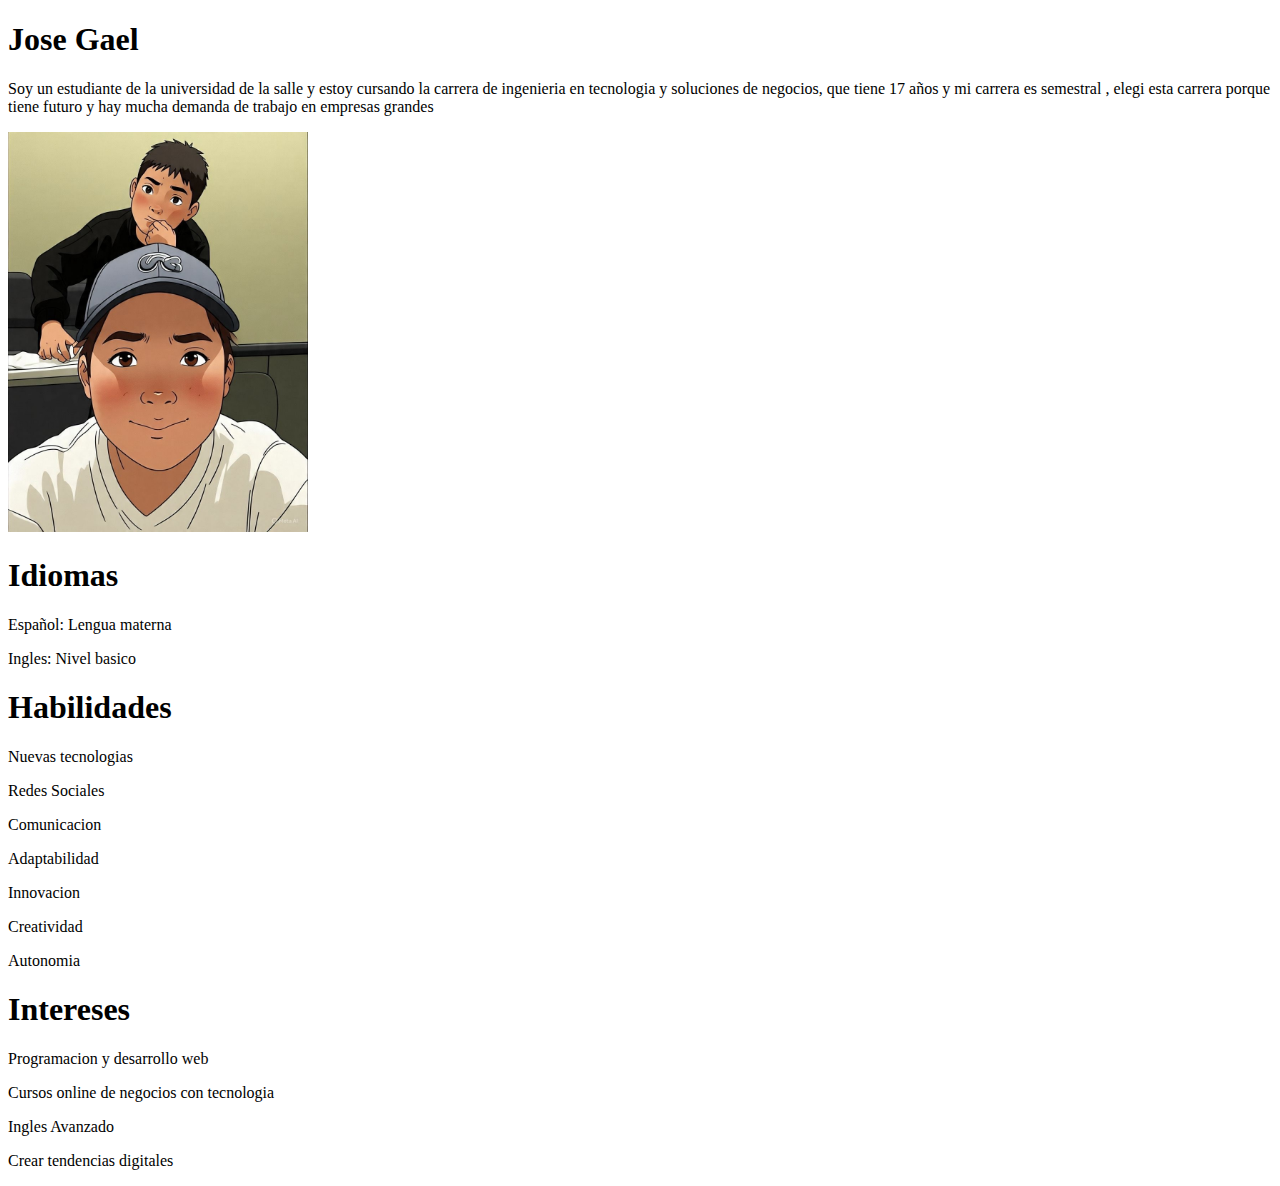
<file: practica 1/index.html>
<!DOCTYPE html>
<html lang="es">
<head>
    <meta charset="UTF-8">
    <meta name="viewport" content="width=device-width, initial-scale=1.0">
    <title>Curriculum</title>
</head>
<body>
    <!--Este es un comentario-->
    <h1>Jose Gael</h1>
    <p>Soy un estudiante de la universidad de la salle y estoy cursando la carrera de ingenieria en tecnologia y soluciones de negocios, que tiene 17 años y mi carrera es semestral , elegi esta carrera porque tiene futuro y hay mucha demanda de trabajo en empresas grandes </p>
    <img width="300px"  src="practica imagen.jpg" alt="Jose Gael">
<h1>Idiomas</h1>
<p>Español: Lengua materna</p>
<p>Ingles: Nivel basico</p>
<h1>Habilidades</h1>
<p>Nuevas tecnologias</p>
<p>Redes Sociales</p>
<p>Comunicacion</p>
<p>Adaptabilidad</p>
<p>Innovacion</p>
<p>Creatividad</p>
<p>Autonomia</p>
<h1>Intereses</h1>
<p>Programacion y desarrollo web</p>
<p>Cursos online de negocios con tecnologia</p>
<p>Ingles Avanzado</p>
<p>Crear tendencias digitales</p>
</body>
</html>
</file>
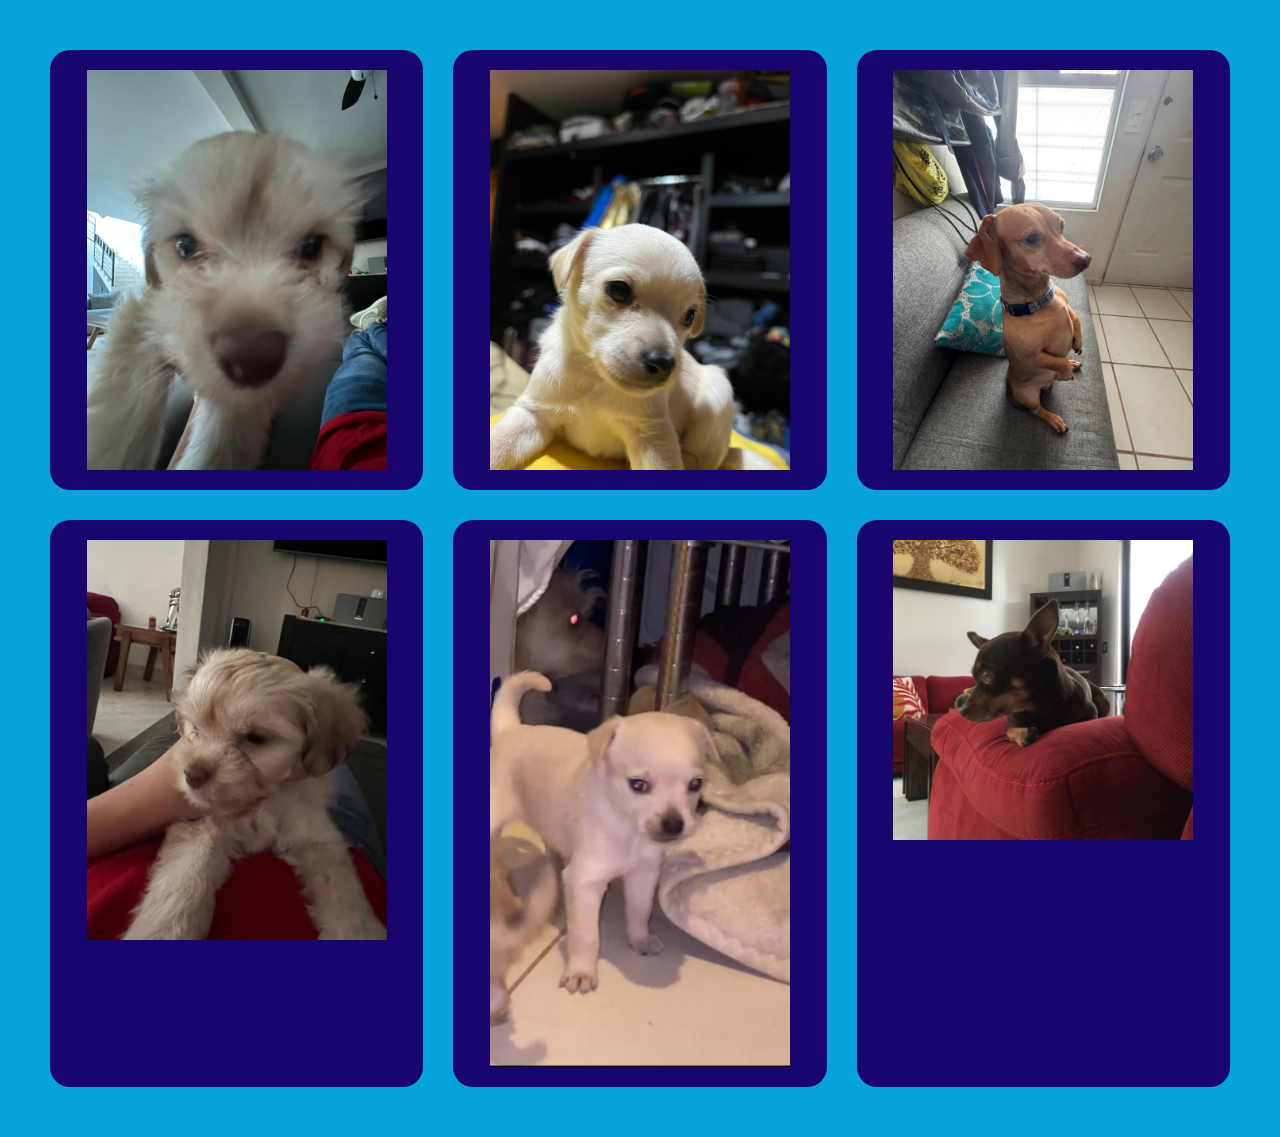
<file: practica 10/index.html>
<!DOCTYPE html>
<html lang="en">
<head>
    <meta charset="UTF-8">
    <meta name="viewport" content="width=device-width, initial-scale=1.0">
    <title>Practica 10</title>
    <link rel="stylesheet" href="css/estilos.css">
    <style>
        .item img {
            max-width: 300px;
            width: 100%;
            height: auto;
            display: block;
            margin: 0 auto;
        }
    </style>
</head>
<body>
    <div class="container">
        <div class="item" id="item1">
            <img src="img/1.jpeg" alt="foto1">
        </div>
        <div class="item" id="item2">
            <img src="img/2.jpeg" alt="foto2">
        </div>
        <div class="item" id="item3">
            <img src="img/3.jpeg" alt="foto3">
        </div>
        <div class="item" id="item4">
            <img src="img/4.jpeg" alt="foto4">
        </div>
        <div class="item" id="item5">
            <img src="img/5.jpeg" alt="foto5">
        </div>
        <div class="item" id="item6">
            <img src="img/6.jpeg" alt="foto6">
        </div>
    </div>
</body>
</html>
</file>
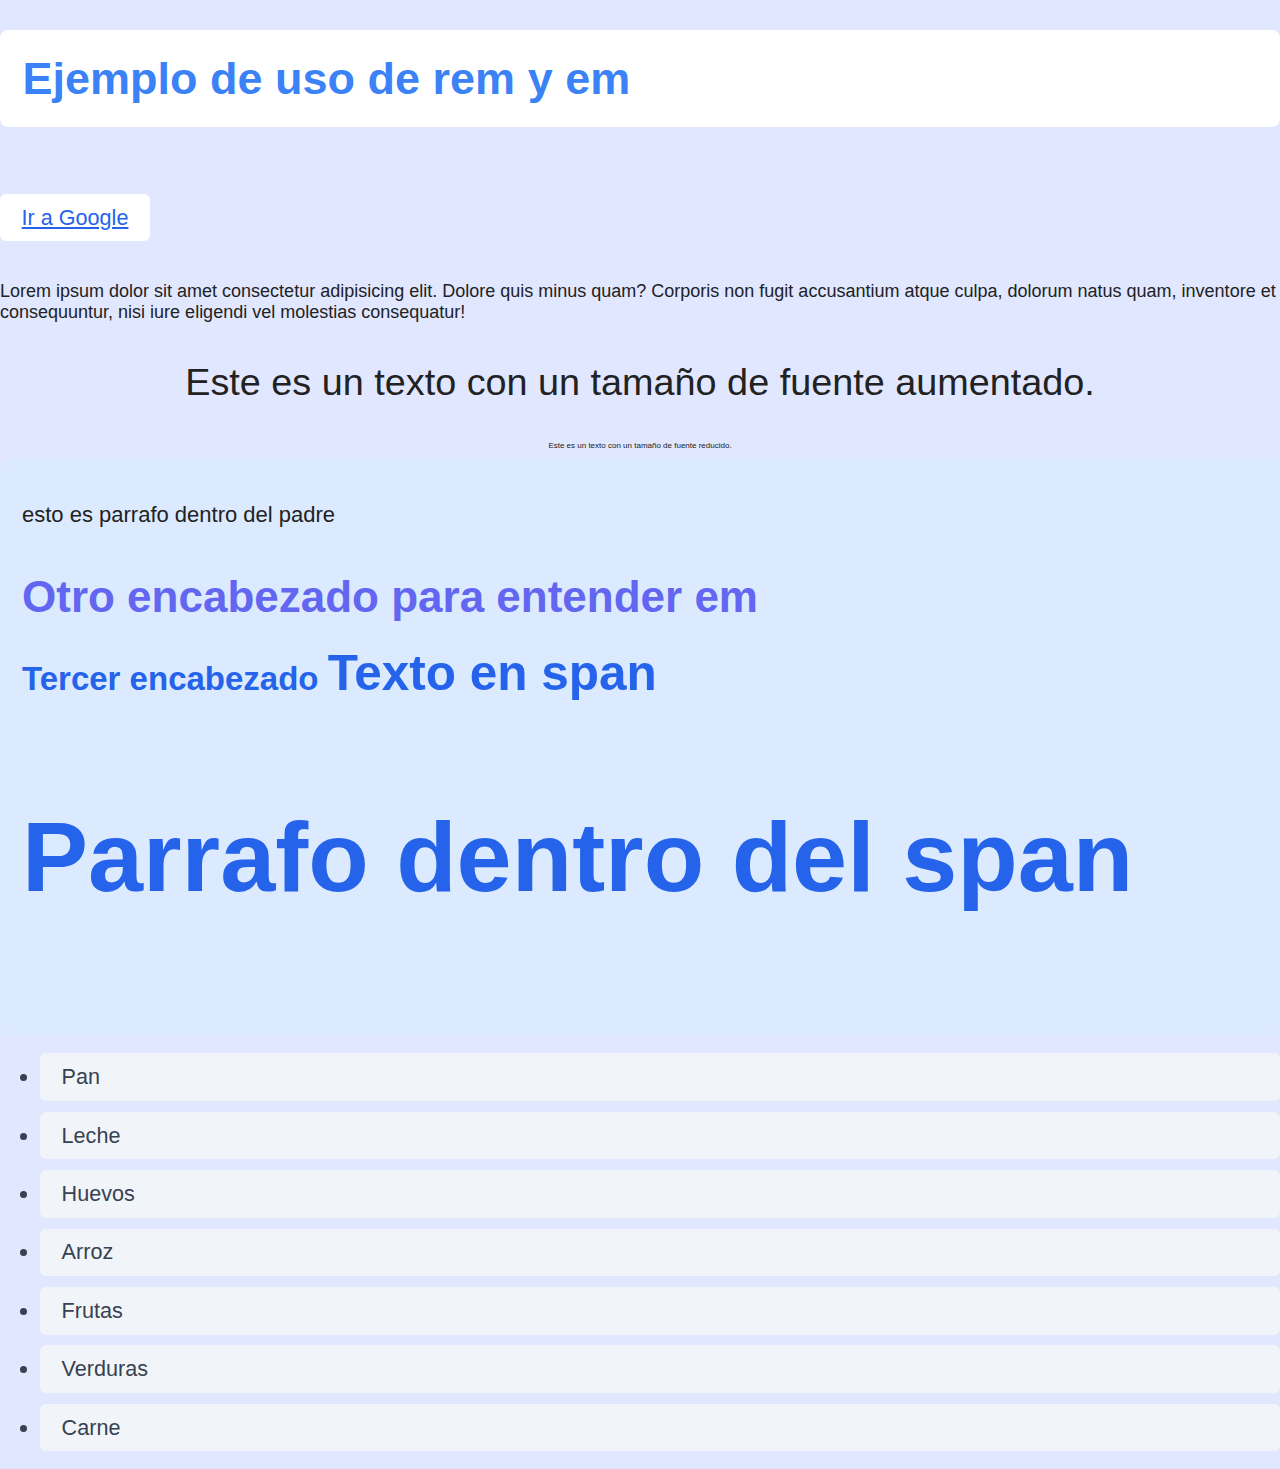
<file: practica 12/index.html>
<!DOCTYPE html>
<html lang="es">
<head>
    <meta charset="UTF-8">
    <meta name="viewport" content="width=device-width, initial-scale=1.0">
    <title>Practica 12</title>
    <link rel="stylesheet" href="estilos.css">
</head>
<body>
    <h1>Ejemplo de uso de rem y em</h1> 
    <a href="https://google.com">Ir a Google</a>
    <p>Lorem ipsum dolor sit amet consectetur adipisicing elit. Dolore quis minus quam? Corporis non fugit accusantium atque culpa, dolorum natus quam, inventore et consequuntur, nisi iure eligendi vel molestias consequatur!</p>
    <p style="font-size: 10mm; text-align: center;">Este es un texto con un tamaño de fuente aumentado.</p>
    <p style="font-size: 0.5rem; text-align: center;">Este es un texto con un tamaño de fuente reducido.</p>

    <div id="padre">
        <p>esto es parrafo dentro del padre</p>
        <h2>Otro encabezado para entender em</h2>
        <h3>Tercer encabezado
            <span style= "font-size: 1.5em;">Texto en span 
                <p style="font-size: 2em;">Parrafo dentro del span</p>
            </span>
        </h3>
    </div>

    <ul>
        <li>Pan</li>
        <li>Leche</li>
        <li>Huevos</li>
        <li>Arroz</li>
        <li>Frutas</li>
        <li>Verduras</li>
        <li>Carne</li>

    </ul>

</body>
</html>
</file>
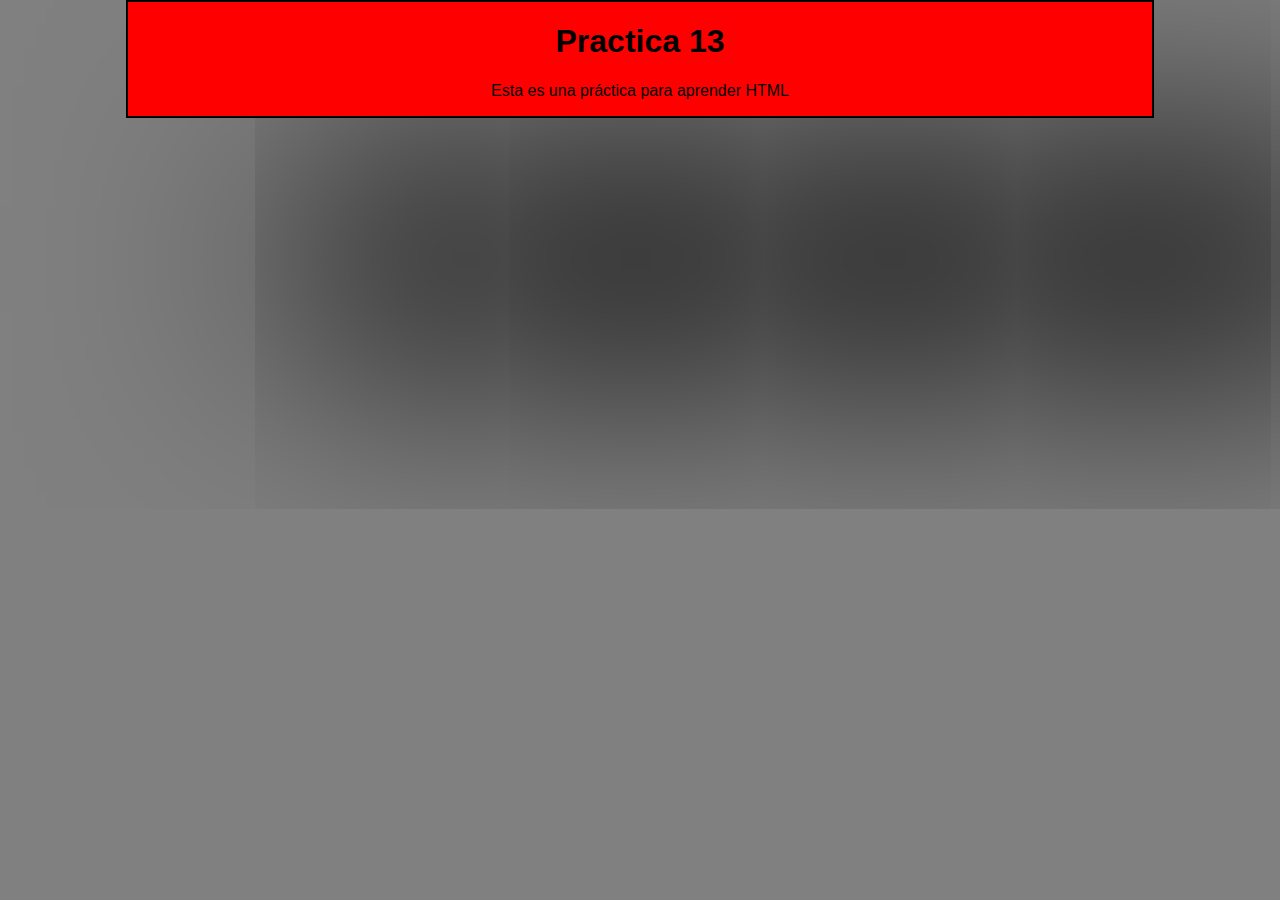
<file: practica 13/index.html>
<!DOCTYPE html>
<html lang="es">
<head>
    <meta charset="UTF-8">
    <meta name="viewport" content="width=device-width, initial-scale=1.0">
    <title>Practica 13</title>

    <link rel="preconnect" href="https://fonts.googleapis.com">
    <link rel="preconnect" href="https://fonts.gstatic.com" crossorigin>
    <link href="https://fonts.googleapis.com/css2?family=Bitcount+Grid+Double:wght@100..900&family=Bitcount+Prop+Single+Ink:wght@100..900&family=Story+Script&display=swap" rel="stylesheet">
    <link rel="stylesheet" href="estilos.css">
</head>
<body>
    <div id="encabezado">
    <h1>Practica 13</h1>
    <p>Esta es una práctica para aprender HTML</p>
    </div>
</body>
</html>
</file>
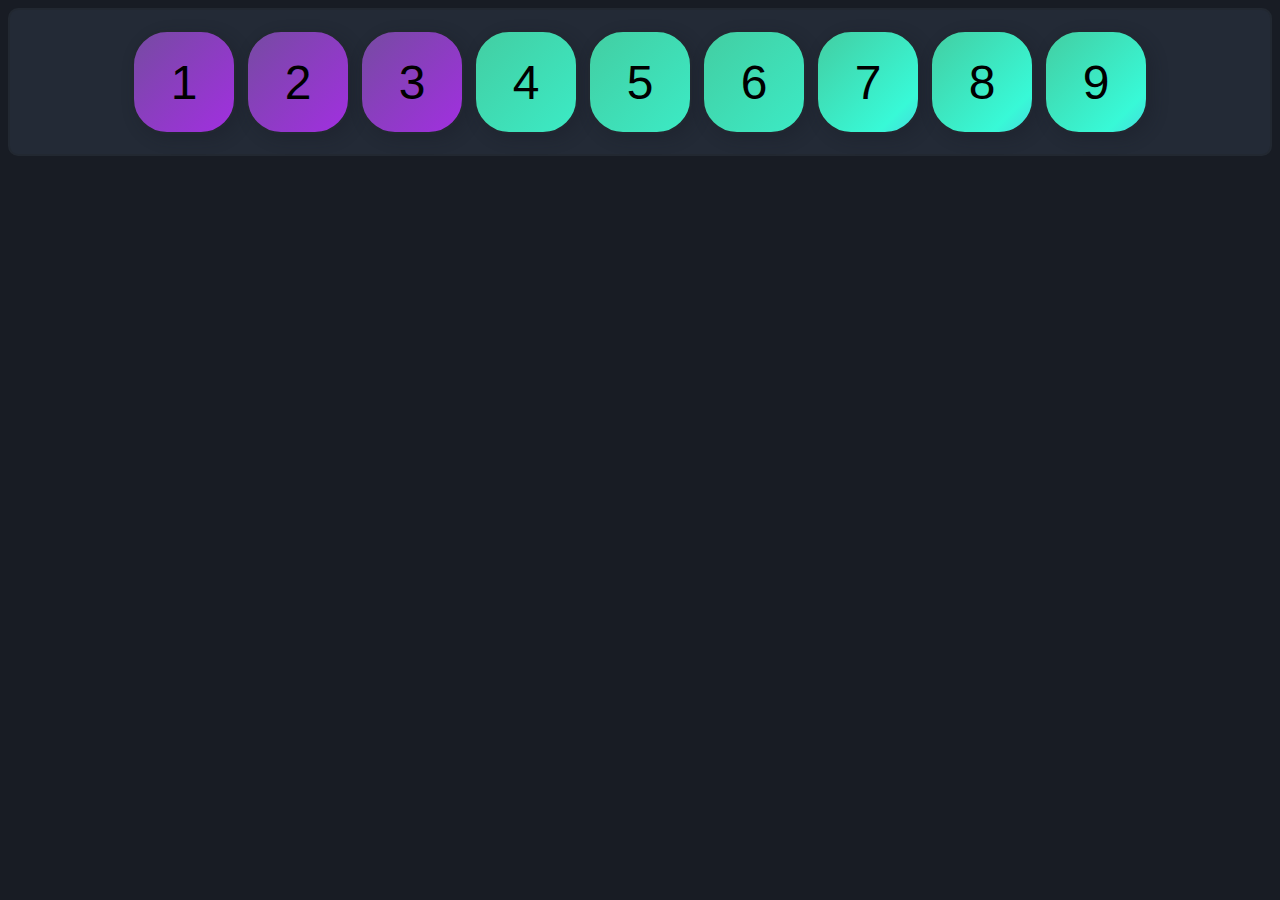
<file: practica 14/index.html>
<!DOCTYPE html>
<html lang="es">
<head>
    <meta charset="UTF-8">
    <meta name="viewport" content="width=device-width, initial-scale=1.0">
    <title>Practica 14</title>
<link rel="stylesheet" href="estilos.css">
</head>
<body>
    <div id="container">
        <div class="cuadro morado">1</div>
        <div class="cuadro morado">2</div>
        <div class="cuadro morado">3</div>
        <div class="cuadro rosa">4</div>
        <div class="cuadro rosa">5</div>
        <div class="cuadro rosa">6</div>
        <div class="cuadro azul">7</div>
        <div class="cuadro azul">8</div>
        <div class="cuadro azul">9</div>
    </div>
</body>
</html>
</file>
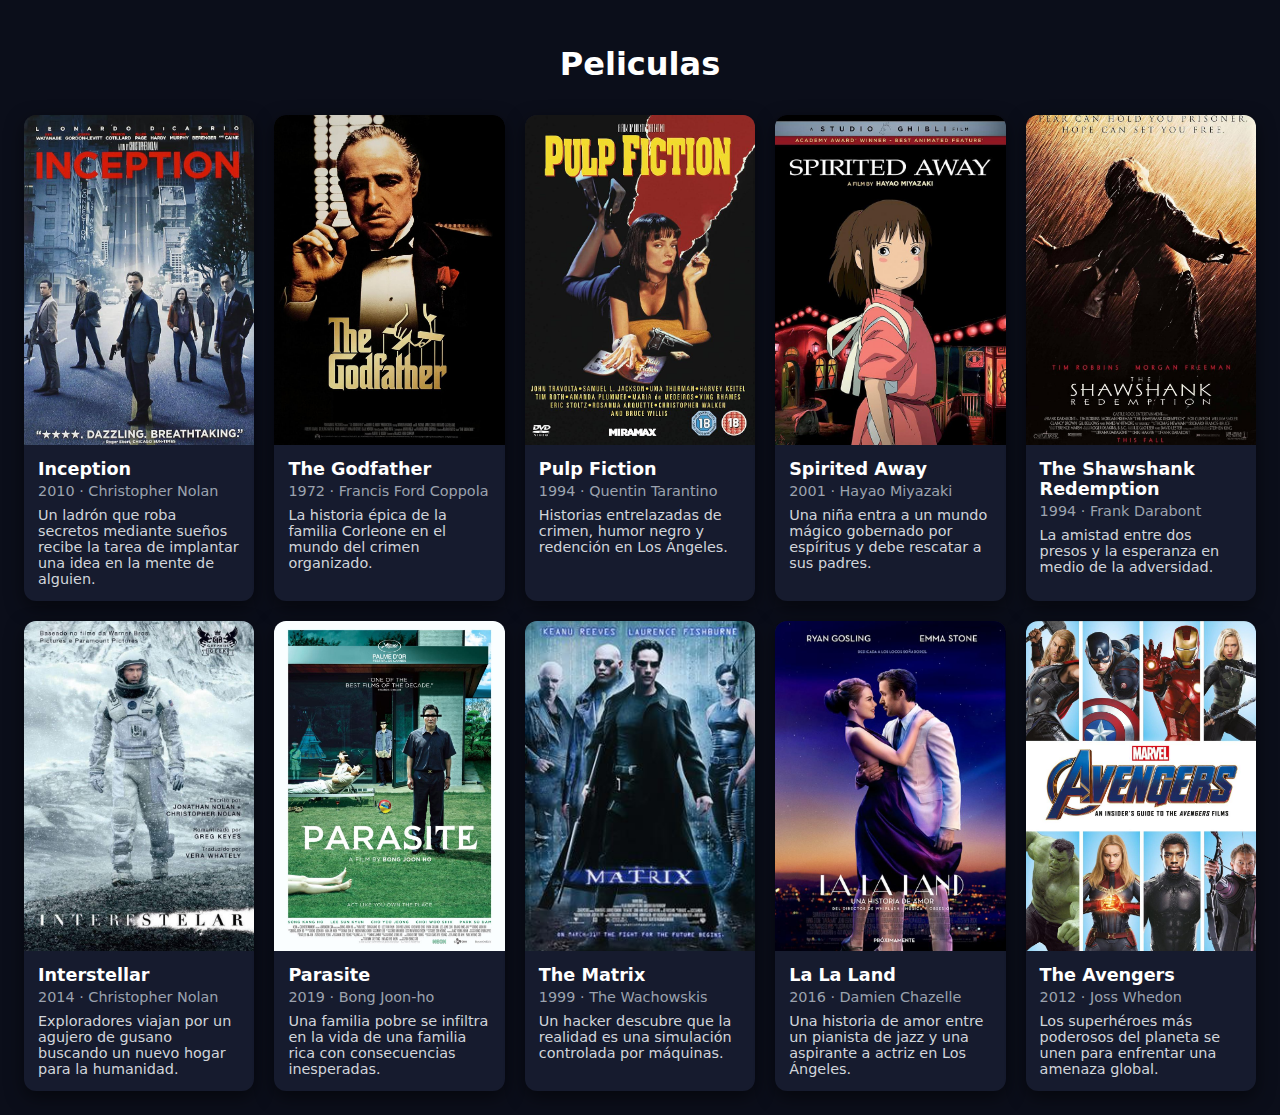
<file: practica 16/index.html>
<!doctype html>
<html lang="es">
<head>
  <meta charset="utf-8">
  <meta name="viewport" content="width=device-width, initial-scale=1">
  <title>Catálogo de Películas</title>
  <style>
    body {
      font-family: system-ui, sans-serif;
      background: #0b0e1a;
      color: #fff;
      margin: 0;
      padding: 24px;
    }
    h1 { text-align: center; margin-bottom: 32px; }
    .grid {
      display: grid;
      grid-template-columns: repeat(auto-fit, minmax(220px, 1fr));
      gap: 20px;
    }
    .card {
      background: #161b2e;
      border-radius: 12px;
      overflow: hidden;
      box-shadow: 0 6px 18px rgba(0,0,0,0.5);
      transition: transform 0.2s;
    }
    .card:hover { transform: scale(1.03); }
    .card img {
      width: 100%;
      height: 330px;
      object-fit: cover;
      display: block;
    }
    .info {
      padding: 14px;
    }
    .title {
      font-weight: bold;
      font-size: 1.1rem;
      margin-bottom: 4px;
    }
    .year { color: #9ca3af; font-size: 0.9rem; }
    .desc { color: #d1d5db; font-size: 0.9rem; margin-top: 8px; }
  </style>
</head>
<body>
  <h1>Peliculas</h1>
  <div class="grid">

    <div class="card">
      <img src="peliculas/1 (2).jpeg" alt="">
      <div class="info">
        <div class="title">Inception</div>
        <div class="year">2010 · Christopher Nolan</div>
        <div class="desc">Un ladrón que roba secretos mediante sueños recibe la tarea de implantar una idea en la mente de alguien.</div>
      </div>
    </div>

    <div class="card">
      <img src="peliculas/2 (2).jpeg" alt=""> 
      <div class="info">
        <div class="title">The Godfather</div>
        <div class="year">1972 · Francis Ford Coppola</div>
        <div class="desc">La historia épica de la familia Corleone en el mundo del crimen organizado.</div>
      </div>
    </div>

    <div class="card">
      <img src="peliculas/3 (2).jpeg" alt=""> 
      <div class="info">
        <div class="title">Pulp Fiction</div>
        <div class="year">1994 · Quentin Tarantino</div>
        <div class="desc">Historias entrelazadas de crimen, humor negro y redención en Los Ángeles.</div>
      </div>
    </div>

    <div class="card">
      <img src="peliculas/4 (2).jpeg" alt=""> 
      <div class="info">
        <div class="title">Spirited Away</div>
        <div class="year">2001 · Hayao Miyazaki</div>
        <div class="desc">Una niña entra a un mundo mágico gobernado por espíritus y debe rescatar a sus padres.</div>
      </div>
    </div>

    <div class="card">
      <img src="peliculas/5 (2).jpeg" alt=""> 
      <div class="info">
        <div class="title">The Shawshank Redemption</div>
        <div class="year">1994 · Frank Darabont</div>
        <div class="desc">La amistad entre dos presos y la esperanza en medio de la adversidad.</div>
      </div>
    </div>

    <div class="card">
      <img src="peliculas/6 (2).jpeg" alt=""> 
      <div class="info">
        <div class="title">Interstellar</div>
        <div class="year">2014 · Christopher Nolan</div>
        <div class="desc">Exploradores viajan por un agujero de gusano buscando un nuevo hogar para la humanidad.</div>
      </div>
    </div>

    <div class="card">
      <img src="peliculas/7.jpeg" alt=""> 
      <div class="info">
        <div class="title">Parasite</div>
        <div class="year">2019 · Bong Joon-ho</div>
        <div class="desc">Una familia pobre se infiltra en la vida de una familia rica con consecuencias inesperadas.</div>
      </div>
    </div>

    <div class="card">
      <img src="peliculas/8.jpeg" alt=""> 
      <div class="info">
        <div class="title">The Matrix</div>
        <div class="year">1999 · The Wachowskis</div>
        <div class="desc">Un hacker descubre que la realidad es una simulación controlada por máquinas.</div>
      </div>
    </div>

    <div class="card">
      <img src="peliculas/9.jpeg" alt="">
      <div class="info">
        <div class="title">La La Land</div>
        <div class="year">2016 · Damien Chazelle</div>
        <div class="desc">Una historia de amor entre un pianista de jazz y una aspirante a actriz en Los Ángeles.</div>
      </div>
    </div>

    <div class="card">
      <img src="peliculas/10.jpeg" alt=""> 
      <div class="info">
        <div class="title">The Avengers</div>
        <div class="year">2012 · Joss Whedon</div>
        <div class="desc">Los superhéroes más poderosos del planeta se unen para enfrentar una amenaza global.</div>
      </div>
    </div>

  </div>
</body>
</html>
</file>
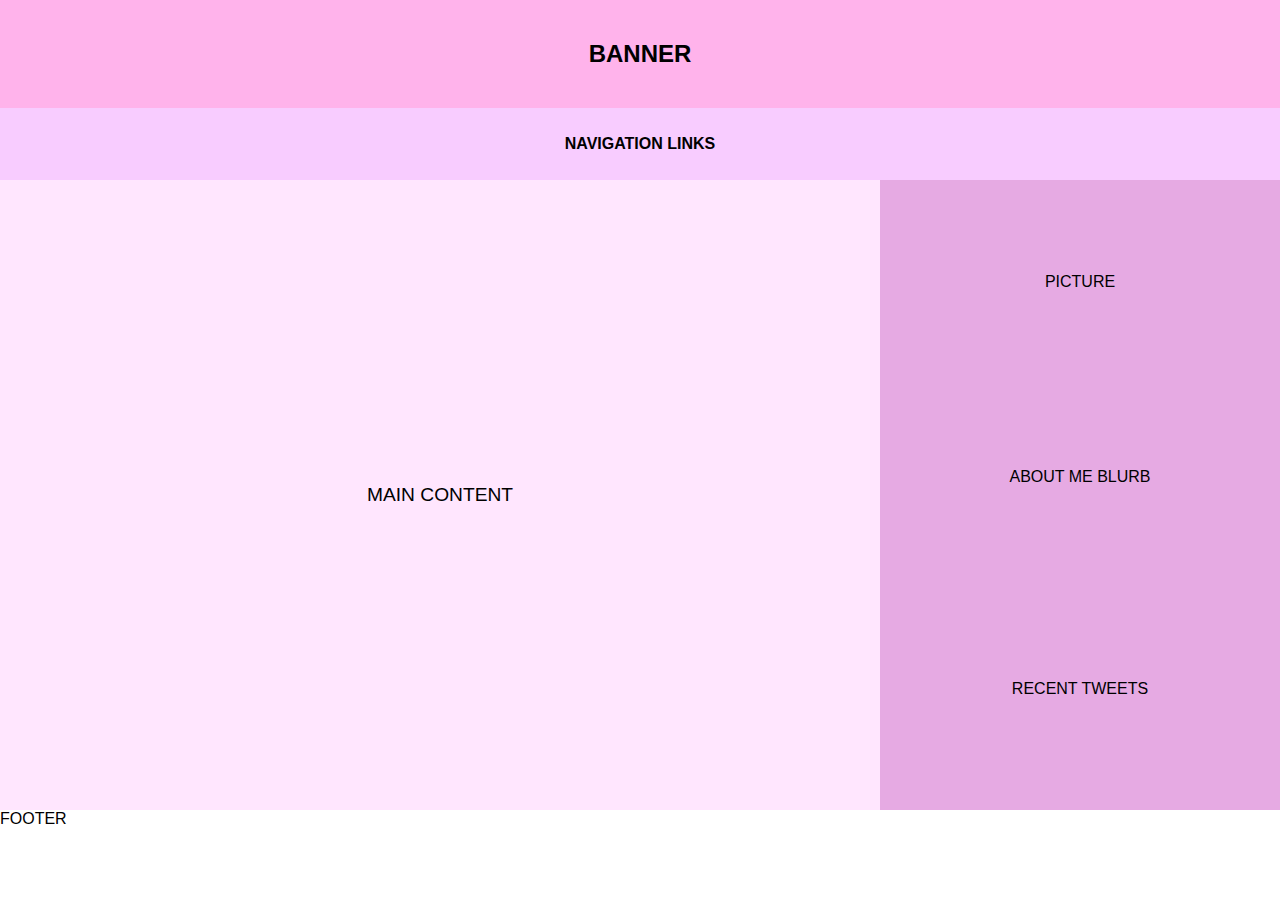
<file: practica 18/index.html>
<!DOCTYPE html>
<html lang="es">
<head>
  <meta charset="UTF-8">
  <meta name="viewport" content="width=device-width, initial-scale=1.0">
  <title>Estructura Grid Completa</title>
  <link rel="stylesheet" href="estilos.css">
</head>
<body>
  <div class="container">
    <header class="banner">BANNER</header>
    <nav class="nav">NAVIGATION LINKS</nav>
    <main class="main">MAIN CONTENT</main>
    <aside class="sidebar">
      <div class="picture">PICTURE</div>
      <div class="about">ABOUT ME BLURB</div>
      <div class="tweets">RECENT TWEETS</div>
    </aside>
    <footer class="footer">FOOTER</footer>
  </div>
</body>
</html>
</file>
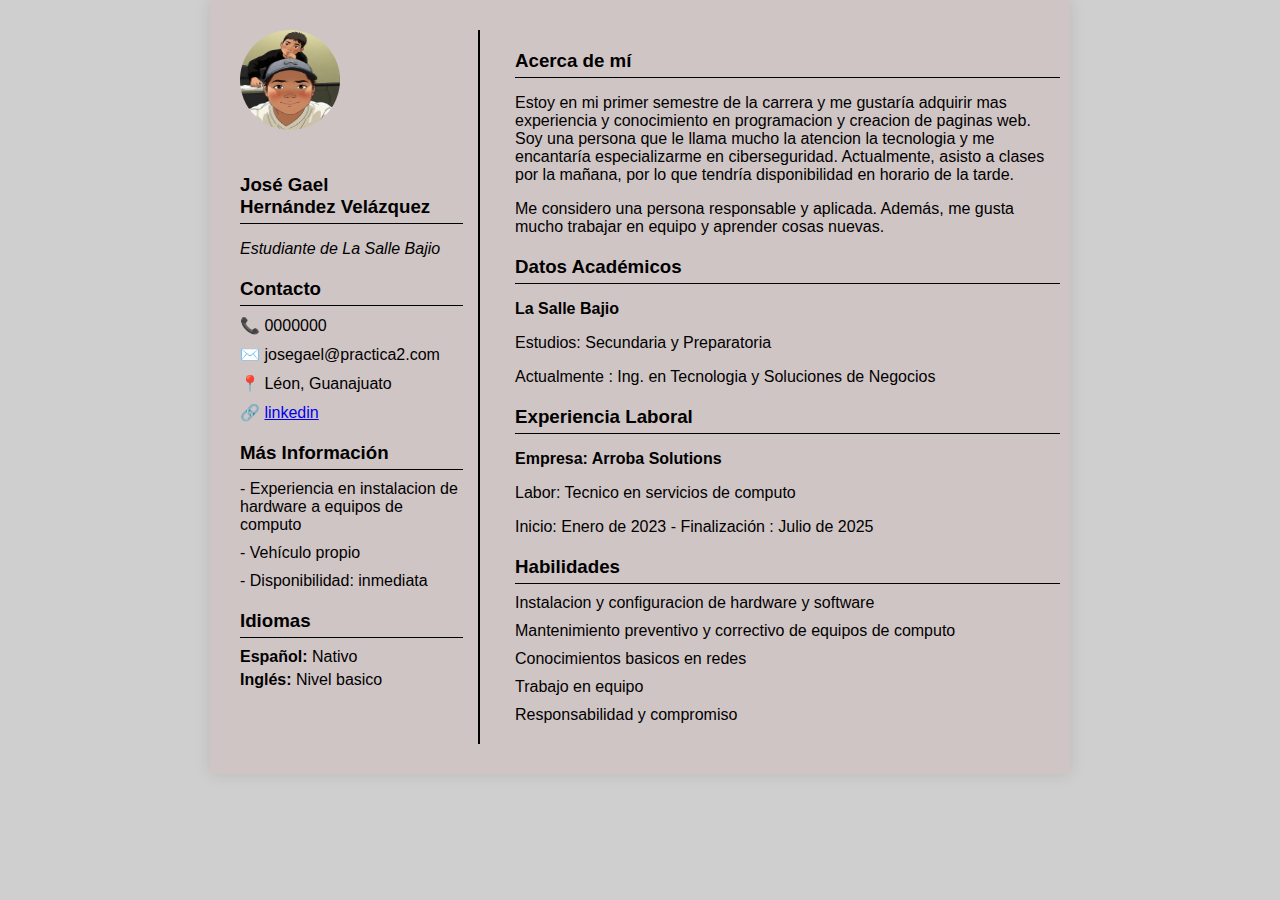
<file: practica 2/index.html>
<!DOCTYPE html>
<html lang="es">
<head>
    <meta charset="UTF-8">
    <meta name="viewport" content="width=device-width, initial-scale=1.0">
    <title>Curriculum con Diseño</title>
</head>
<body>
  <style>
    body {
      font-family: Arial, sans-serif;
      margin: 0;
      padding: 0;
      display: flex;
      justify-content: center;
      background: #5a58584a;
    }

    .cv-container {
      background: #d0c5c5;
      width: 800px;
      padding: 30px;
      box-shadow: 0 0 15px rgba(0,0,0,0.1);
      display: grid;
      grid-template-columns: 30% 70%;
      gap: 20px;
    }

    /* Columna izquierda */
    .left-column {
      border-right: 2px solid #000000;
      padding-right: 15px;
    }

    .profile-pic {
      width: 100px;
      height: 100px;
      background: #000000;
      border-radius: 50%;
      margin: 0 auto 20px;
    }

    h2 {
      margin-bottom: 5px;
    }

    h3 {
      margin-top: 20px;
      margin-bottom: 10px;
      border-bottom: 1px solid #000000;
      padding-bottom: 5px;
    }

    ul {
      list-style: none;
      padding: 0;
      margin: 0;
    }

    ul li {
      margin-bottom: 10px;
    }

    .contact i {
      margin-right: 8px;
    }

    /* Columna derecha */
    .right-column {
      padding-left: 15px;
    }

    .section {
      margin-bottom: 20px;
    }

    .idiomas p {
      margin: 5px 0;
    }
  </style>
</head>
<body>
  <div class="cv-container">
    
    <!-- Columna izquierda -->
    <div class="left-column">
          <img  width="300px" src="practica imagen.jpg" alt="José Gael" class="profile-pic">
      <h3>José Gael <br>Hernández Velázquez</h3>
      <p><em>Estudiante de La Salle Bajio</em></p>

      <h3>Contacto</h3>
      <ul class="contact">
        <li>📞 0000000</li>
        <li>✉️ josegael@practica2.com</li>
        <li>📍 Léon, Guanajuato</li>
        <li>🔗 <a href="https://mx.linkedin.com/"target="_blank">linkedin</a>
      </ul>

      <h3>Más Información</h3>
      <ul>
        <li>- Experiencia en instalacion de hardware a equipos de computo</li>
        <li>- Vehículo propio</li>
        <li>- Disponibilidad: inmediata</li>
      </ul>

      <h3>Idiomas</h3>
      <div class="idiomas">
        <p><strong>Español:</strong> Nativo</p>
        <p><strong>Inglés:</strong> Nivel basico</p>
      </div>
    </div>

    <!-- Columna derecha -->
    <div class="right-column">
      <div class="section">
        <h3>Acerca de mí</h3>
        <p>
          Estoy en mi primer semestre de la carrera y me gustaría adquirir mas experiencia y conocimiento en programacion y creacion de paginas web. Soy una persona que le llama mucho la atencion la tecnologia y me encantaría especializarme en ciberseguridad. Actualmente, asisto a clases por la mañana, por lo que tendría disponibilidad en horario de la tarde. 
        </p>
        <p>
          Me considero una persona responsable y aplicada. Además, me gusta mucho trabajar en equipo y aprender cosas nuevas.
        </p>
      </div>

      <div class="section">
        <h3>Datos Académicos</h3>
        <p><strong>La Salle Bajio</strong> 
          <p> Estudios: Secundaria y Preparatoria </p>
          <p></p>Actualmente : Ing. en Tecnologia y Soluciones de Negocios</p>
      </div>

      <div class="section">
        <h3>Experiencia Laboral</h3>
        <p><strong>Empresa: Arroba Solutions</strong> <br> 
          <p></p>Labor: Tecnico en servicios de computo <p></p>
          <p></p>Inicio: Enero de 2023 - Finalización : Julio de 2025 </p>
      </div>

      <div class="section">
        <h3>Habilidades</h3>
        <ul>
          <li>Instalacion y configuracion de hardware y software</li>
          <li>Mantenimiento preventivo y correctivo de equipos de computo</li>
          <li>Conocimientos basicos en redes</li>
          <li>Trabajo en equipo</li>
          <li>Responsabilidad y compromiso</li>
        </ul>
      </div>
    </div>
  </div>
</body>
</html>
</file>
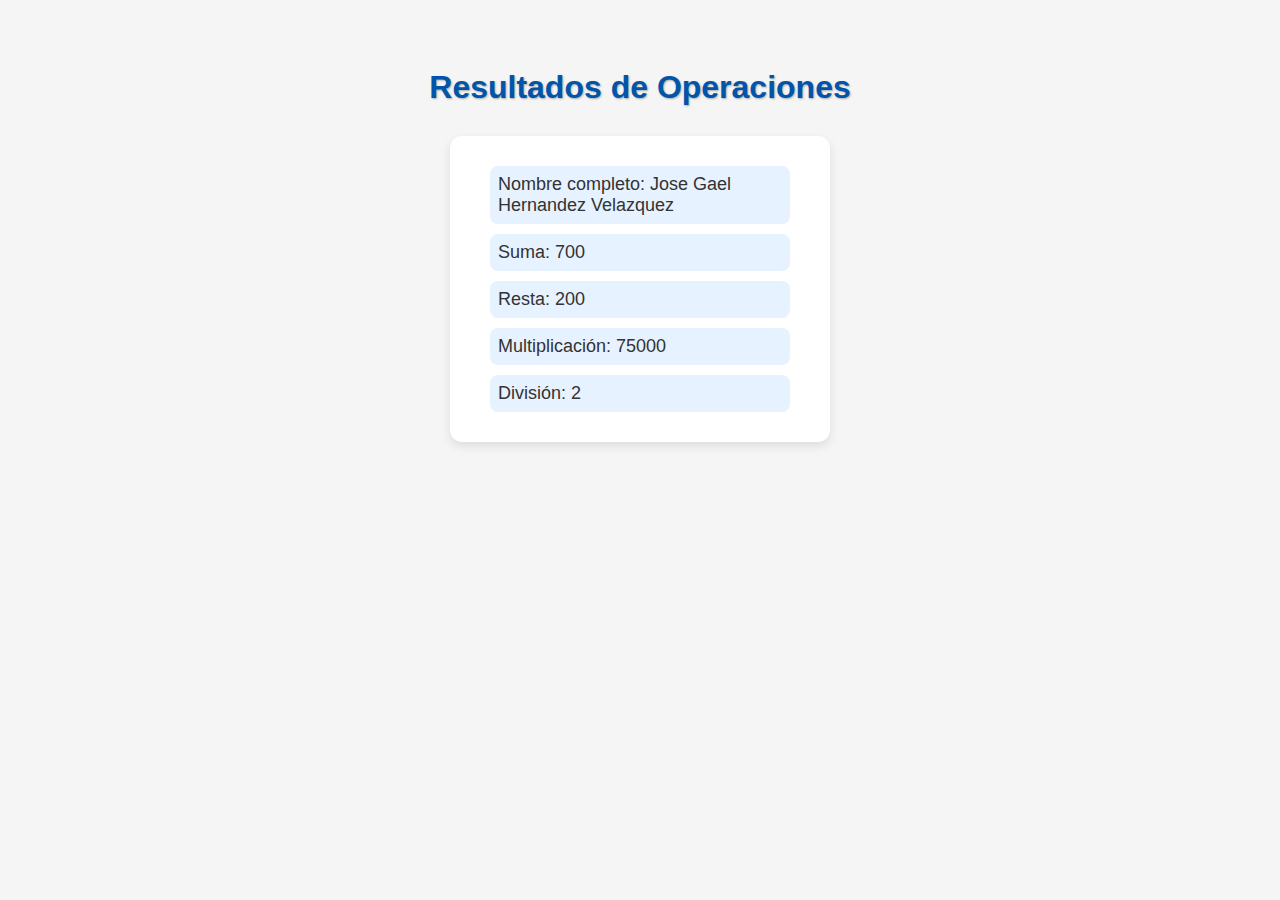
<file: practica 20/index.html>
<!DOCTYPE html>
<html lang="es">
<head>
  <meta charset="UTF-8">
  <meta name="viewport" content="width=device-width, initial-scale=1.0">
  <title>Operaciones JS</title>
  <link rel="stylesheet" href="estilos.css">
</head>
<body>
  <h1>Resultados de Operaciones</h1>
  
  <div class="contenedor">
    <p id="nombreCompleto"></p>
    <p id="suma"></p>
    <p id="resta"></p>
    <p id="multiplica"></p>
    <p id="divide"></p>
  </div>

  <script src="index.js"></script>
</body>
</html>
</file>
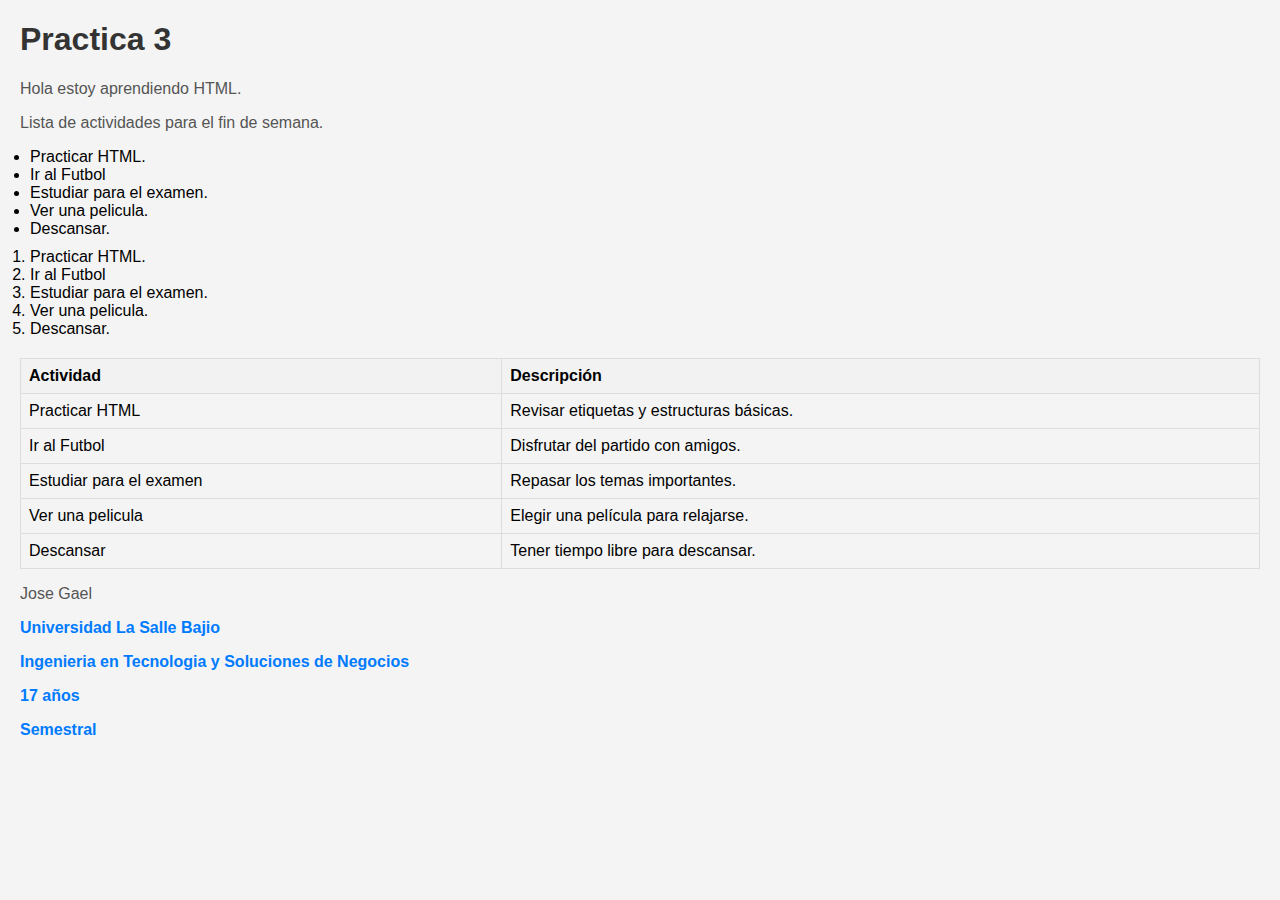
<file: practica 3/index.html>
<!DOCTYPE html>
<html lang="es">
<head>
    <meta charset="UTF-8">
    <meta name="viewport" content="width=device-width, initial-scale=1.0">
    <title>Practica 3</title>
</head>
<style>
    body {
        font-family: Arial, sans-serif;
        margin: 20px;
        background-color: #f4f4f4;
    }
    h1 {
        color: #333;
    }
    p {
        color: #555;
    }
    ul, ol {
        margin: 10px 0;
        padding-left: 10px;
    }
    table {
        width: 100%;
        border-collapse: collapse;
        margin-top: 20px;
    }
    th, td {
        border: 1px solid #ddd;
        padding: 8px;
        text-align: left;
    }
    th {
        background-color: #f2f2f2;
    }
    .trabajo, .carrera, .edad, .semestre {
        color: #007BFF;
        font-weight: bold;
    }



</style>
<body>
    
    <h1>Practica 3</h1>
    <p>Hola estoy aprendiendo HTML.</p>
    <p>Lista de actividades para el fin de semana.</p>
 <ul>
<li>Practicar HTML.</li>
<Li>Ir al Futbol</Li>
<li>Estudiar para el examen.</li>
<li>Ver una pelicula.</li>
<li>Descansar.</li>
  </ul>

  <ol>
<li>Practicar HTML.</li>
<li>Ir al Futbol</li>
<li>Estudiar para el examen.</li>
<li>Ver una pelicula.</li>
<li>Descansar.</li>
</ol>

<table>
    <tr>
        <th>Actividad</th>
        <th>Descripción</th>
    </tr>
    <tr>
        <td>Practicar HTML</td>
        <td>Revisar etiquetas y estructuras básicas.</td>
    </tr>
    <tr>
        <td>Ir al Futbol</td>
        <td>Disfrutar del partido con amigos.</td>
    </tr>
    <tr>
        <td>Estudiar para el examen</td>
        <td>Repasar los temas importantes.</td>
    </tr>
    <tr>
        <td>Ver una pelicula</td>
        <td>Elegir una película para relajarse.</td>
    </tr>
    <tr>
        <td>Descansar</td>
        <td>Tener tiempo libre para descansar.</td>
    </tr>
</table>

<div>
<p id="Titulo">Jose Gael</p>
<p class="trabajo">Universidad La Salle Bajio</p>
<p class="carrera">Ingenieria en Tecnologia y Soluciones de Negocios</p>
<p class="edad">17 años</p>
<p class="semestre">Semestral</p>
</div>
</body>
</html>
</file>
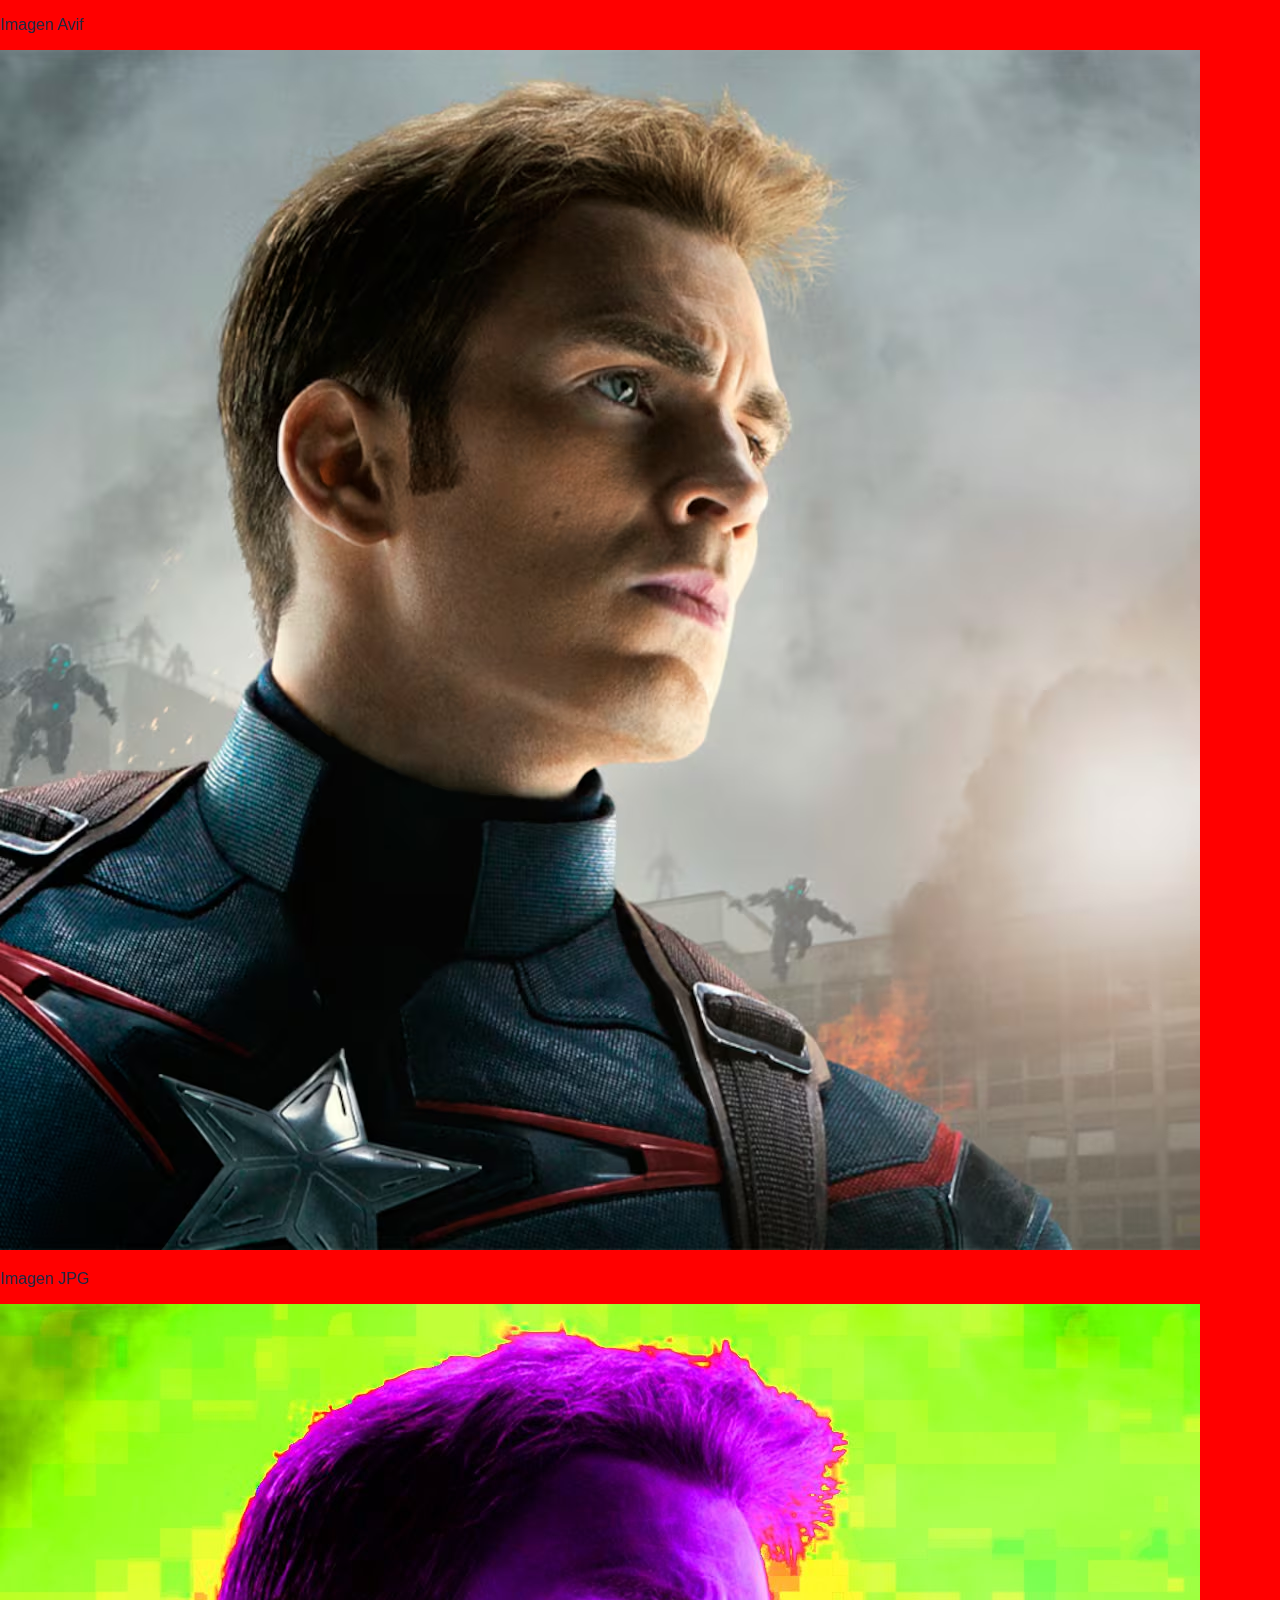
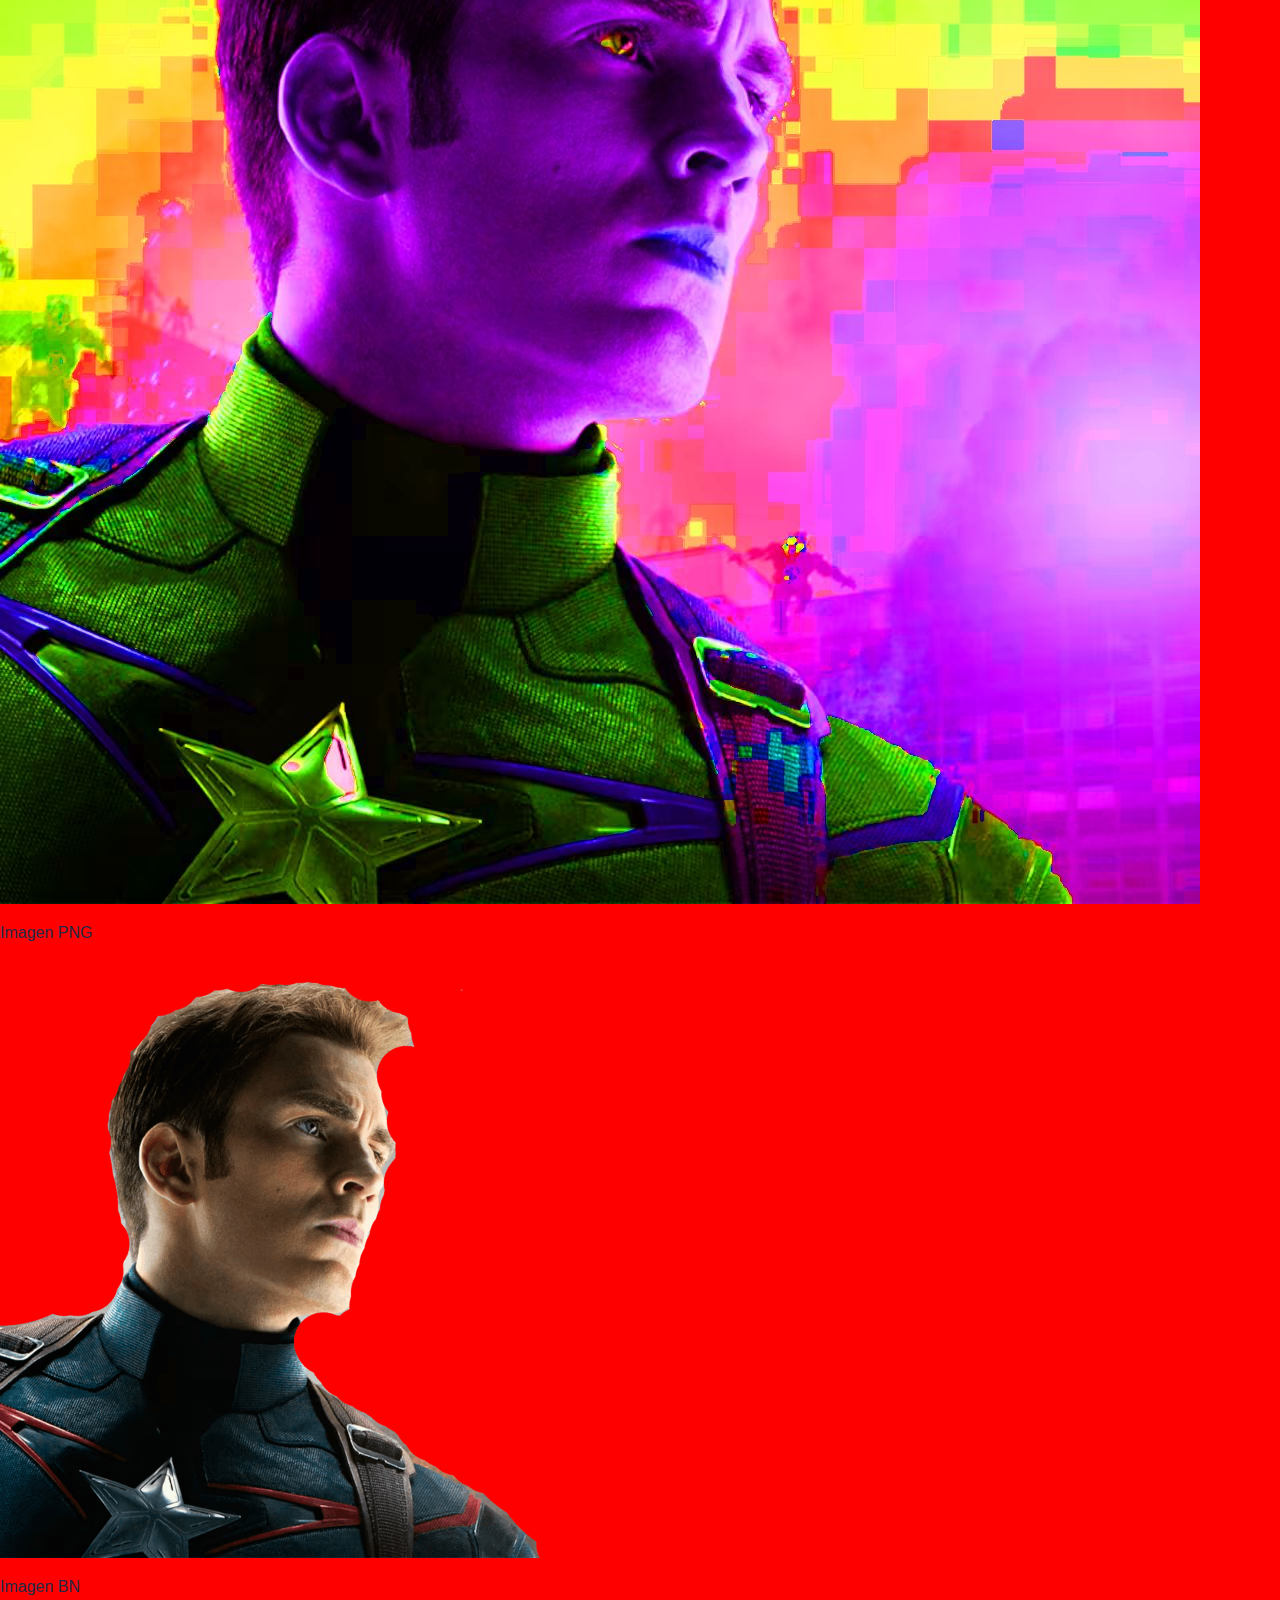
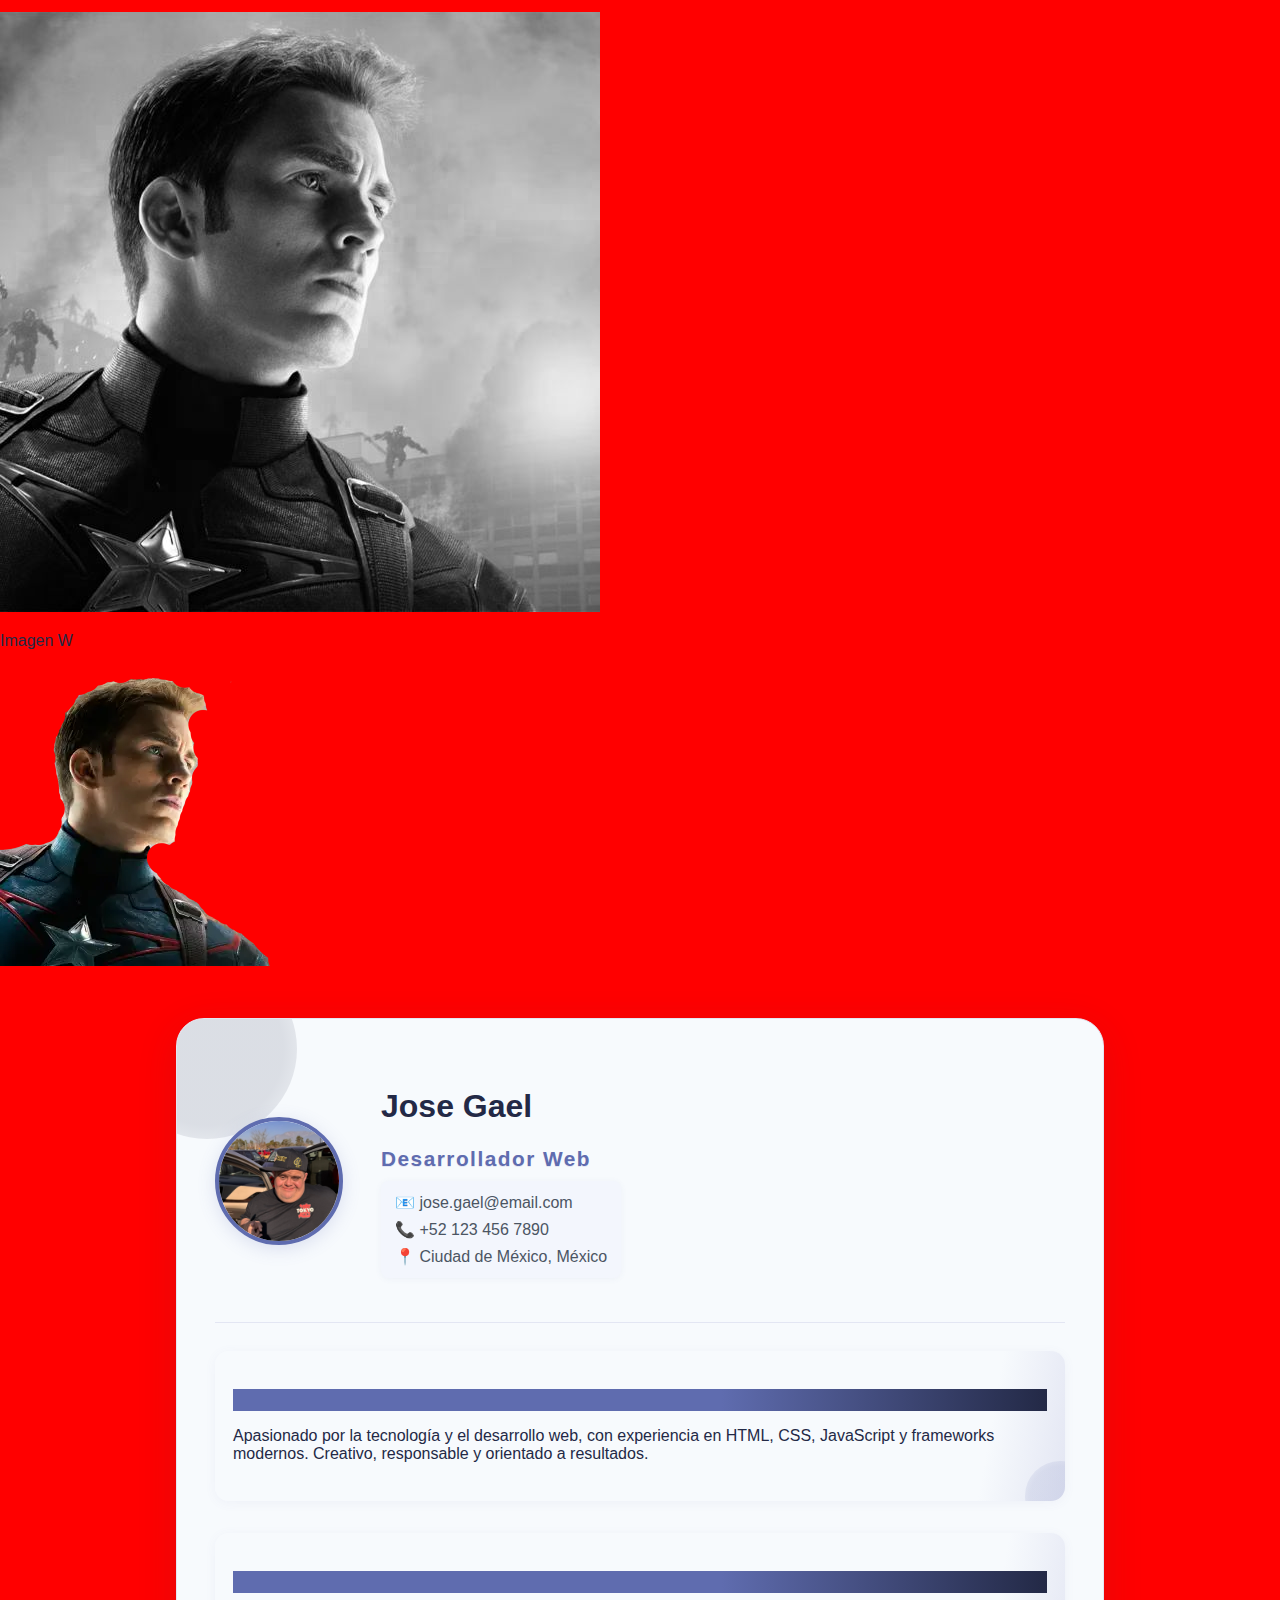
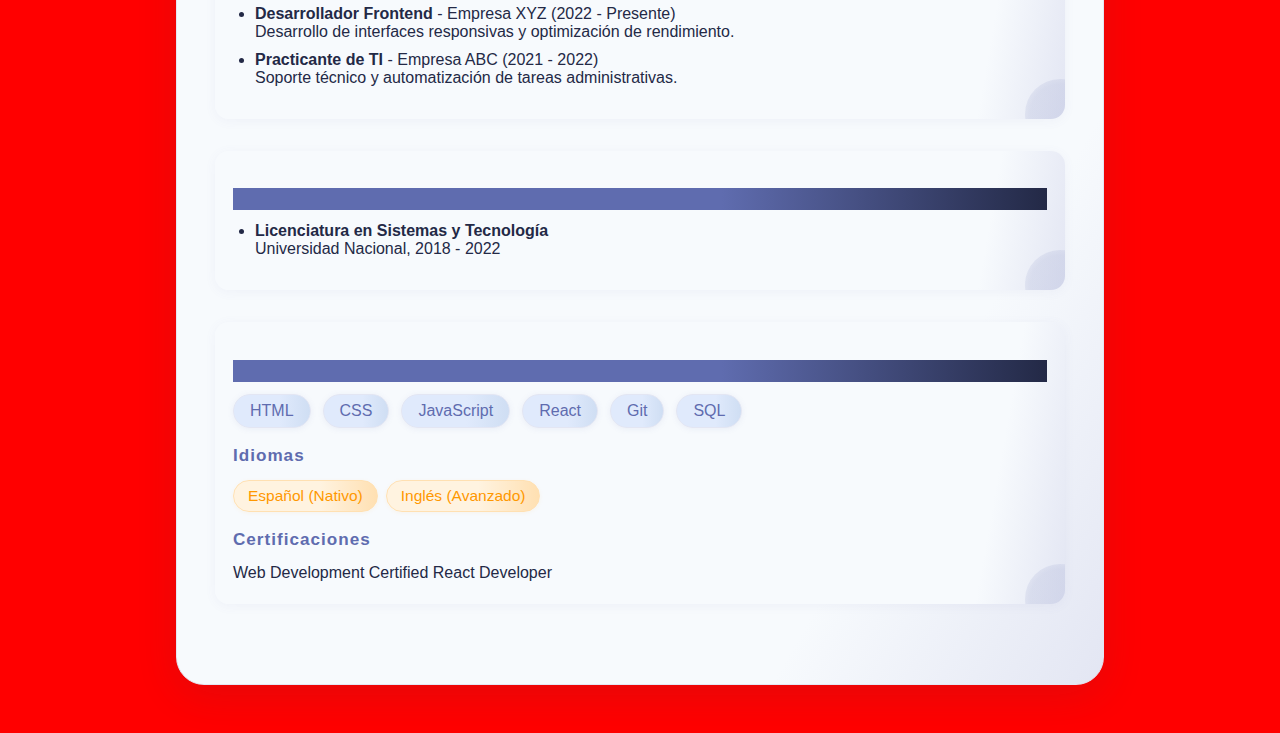
<file: practica 4/index.html>
<!DOCTYPE html>
<html lang="es">
<head>
    <meta charset="UTF-8">
    <meta name="viewport" content="width=device-width, initial-scale=1.0">
    <title>Practica 4</title>
</head>
<body><body style="background-color: red !important;">
   <p>Imagen Avif</p>
    <img src="img/capitan-america.avif" alt="">
    <p>Imagen JPG</p>
    <img src="img/capitan-america.jpg" alt="">
    <p>Imagen PNG</p>
    <img src="img/capitan-americ.png" alt="">
    <p>Imagen BN</p>
    <img src="img/capitan-americaa.jpg" alt="">
    <p>Imagen W</p>
    <img src="img/capitan-america W.webp" alt="">
<div class="cv-container">
    <div class="cv-header">
        <img width="300px"  src="img/Nata.webp" alt="Foto de perfil" class="cv-photo">
        <div>
            <h1>Jose Gael</h1>
            <p class="cv-title">Desarrollador Web</p>
            <p class="cv-contact">
                📧 jose.gael@email.com<br>
                📞 +52 123 456 7890<br>
                📍 Ciudad de México, México
            </p>
        </div>
    </div>
    <div class="cv-main">
        <section>
            <h2>Perfil</h2>
            <p>Apasionado por la tecnología y el desarrollo web, con experiencia en HTML, CSS, JavaScript y frameworks modernos. Creativo, responsable y orientado a resultados.</p>
        </section>
        <section>
            <h2>Experiencia</h2>
            <ul>
                <li>
                    <strong>Desarrollador Frontend</strong> - Empresa XYZ (2022 - Presente)<br>
                    Desarrollo de interfaces responsivas y optimización de rendimiento.
                </li>
                <li>
                    <strong>Practicante de TI</strong> - Empresa ABC (2021 - 2022)<br>
                    Soporte técnico y automatización de tareas administrativas.
                </li>
            </ul>
        </section>
        <section>
            <h2>Educación</h2>
            <ul>
                <li>
                    <strong>Licenciatura en Sistemas y Tecnología</strong><br>
                    Universidad Nacional, 2018 - 2022
                </li>
            </ul>
        </section>
        <section>
            <h2>Habilidades</h2>
            <div class="cv-skills">
                <span>HTML</span>
                <span>CSS</span>
                <span>JavaScript</span>
                <span>React</span>
                <span>Git</span>
                <span>SQL</span>
            </div>
            <h3>Idiomas</h3>
            <div class="cv-languages">
                <span>Español (Nativo)</span>
                <span>Inglés (Avanzado)</span>
            </div>
            <h3>Certificaciones</h3>
            <div class="cv-certifications"></div>
                <span>Web Development Certified</span>
                <span>React Developer</span>
            </div>
        </section>
    </div>
</div>
<style>
body {
    font-family: 'Segoe UI', Arial, sans-serif;
    margin: 0;
    padding: 0;
    color: #232946;
}
.cv-container {
    max-width: 850px;
    margin: 48px auto;
    background: linear-gradient(120deg, #f7fafd 80%, #e3e6f3 100%);
    border-radius: 28px;
    box-shadow: 0 10px 40px rgba(44, 62, 80, 0.13);
    padding: 48px 38px;
    animation: fadeInUp 1.2s cubic-bezier(.68,-0.55,.27,1.55);
    border: 1px solid #e3e6f3;
    position: relative;
    overflow: hidden;
}
.cv-container::before {
    content: "";
    position: absolute;
    top: -60px; left: -60px;
    width: 180px; height: 180px;
    background: radial-gradient(circle, #23294622 60%, transparent 100%);
    border-radius: 50%;
    z-index: 0;
    animation: floatBlob 6s infinite alternate;
}
@keyframes floatBlob {
    0% { transform: translateY(0) scale(1);}
    100% { transform: translateY(30px) scale(1.08);}
}
@keyframes fadeInUp {
    from { opacity: 0; transform: translateY(40px);}
    to { opacity: 1; transform: translateY(0);}
}
.cv-header {
    display: flex;
    align-items: center;
    border-bottom: 1.5px solid #e3e6f3;
    padding-bottom: 28px;
    margin-bottom: 28px;
    animation: fadeIn 1.2s;
    position: relative;
    z-index: 1;
}
@keyframes fadeIn {
    from { opacity: 0;}
    to { opacity: 1;}
}
.cv-photo {
    width: 120px;
    height: 120px;
    border-radius: 50%;
    object-fit: cover;
    margin-right: 38px;
    border: 4px solid #5f6caf;
    box-shadow: 0 4px 18px rgba(95,108,175,0.18);
    transition: transform 0.5s cubic-bezier(.68,-0.55,.27,1.55), box-shadow 0.3s;
}
.cv-photo:hover {
    transform: scale(1.12) rotate(-4deg);
    box-shadow: 0 8px 32px rgba(95,108,175,0.28);
}
.cv-title {
    font-size: 1.3em;
    color: #5f6caf;
    margin: 10px 0;
    font-weight: bold;
    letter-spacing: 1.5px;
    text-shadow: 0 1px 0 #e3e6f3;
}
.cv-contact {
    font-size: 1em;
    color: #4b5563;
    margin-top: 10px;
    line-height: 1.7;
    background: #f3f6fd;
    border-radius: 8px;
    padding: 8px 14px;
    box-shadow: 0 1px 6px rgba(95,108,175,0.07);
    transition: background 0.3s;
}
.cv-contact:hover {
    background: #e0eafc;
}
.cv-main {
    animation: fadeInUp 1.5s cubic-bezier(.68,-0.55,.27,1.55);
    position: relative;
    z-index: 1;
}
.cv-main section {
    margin-bottom: 32px;
    background: linear-gradient(100deg, #f7fafd 90%, #e3e6f3 100%);
    border-radius: 14px;
    padding: 22px 18px;
    box-shadow: 0 2px 12px rgba(95,108,175,0.06);
    transition: box-shadow 0.3s, transform 0.3s;
    position: relative;
    overflow: hidden;
}
.cv-main section::after {
    content: "";
    position: absolute;
    right: -30px; bottom: -30px;
    width: 70px; height: 70px;
    background: radial-gradient(circle, #5f6caf22 60%, transparent 100%);
    border-radius: 50%;
    z-index: 0;
    pointer-events: none;
}
.cv-main section:hover {
    box-shadow: 0 8px 24px rgba(95,108,175,0.14);
    transform: translateY(-2px) scale(1.01);
}
.cv-main h2 {
    color: #232946;
    font-size: 1.18em;
    margin-bottom: 12px;
    text-transform: uppercase;
    letter-spacing: 1.2px;
    font-weight: 700;
    background: linear-gradient(90deg, #5f6caf 60%, #232946 100%);
    -webkit-text-fill-color: transparent;
}
.cv-main ul {
    padding-left: 22px;
    margin: 0;
}
.cv-main li {
    margin-bottom: 10px;
    font-size: 1em;
    color: #232946;
    transition: color 0.3s;
}
.cv-main li:hover {
    color: #5f6caf;
}
.cv-skills {
    display: flex;
    flex-wrap: wrap;
    gap: 12px;
    margin-bottom: 10px;
}
.cv-skills span {
    background: linear-gradient(90deg, #e0eafc 60%, #cfdef3 100%);
    color: #5f6caf;
    padding: 7px 16px;
    border-radius: 22px;
    font-size: 1em;
    font-weight: 500;
    box-shadow: 0 1px 6px rgba(95,108,175,0.09);
    transition: background 0.3s, color 0.3s, transform 0.3s;
    cursor: pointer;
    border: 1px solid #e3e6f3;
}
.cv-skills span:hover {
    background: linear-gradient(90deg, #5f6caf 60%, #232946 100%);
    color: #fff;
    transform: scale(1.08);
}
.cv-languages, .cv-certifications {
    margin-top: 14px;
    display: flex;
    flex-wrap: wrap;
    gap: 8px;
}
.cv-languages span, .cv-certifications span {
    display: inline-block;
    background: linear-gradient(90deg, #fff3e0 60%, #ffe0b2 100%);
    color: #ff9800;
    padding: 6px 14px;
    border-radius: 16px;
    font-size: 0.97em;
    font-weight: 500;
    box-shadow: 0 1px 4px rgba(255,152,0,0.07);
    transition: background 0.3s, color 0.3s, transform 0.3s;
    cursor: pointer;
    border: 1px solid #ffe0b2;
}
.cv-languages span:hover, .cv-certifications span:hover {
    background: linear-gradient(90deg, #ff9800 60%, #fff3e0 100%);
    color: #fff;
    transform: scale(1.08);
}
.cv-main h3 {
    color: #5f6caf;
    font-size: 1.07em;
    margin-top: 18px;
    margin-bottom: 8px;
    font-weight: 600;
    letter-spacing: 1px;
}
@media (max-width: 600px) {
    .cv-container {
        padding: 14px;
    }
    .cv-header {
        flex-direction: column;
        align-items: flex-start;
    }
    .cv-photo {
        margin-bottom: 18px;
        margin-right: 0;
        width: 90px;
        height: 90px;
    }
    .cv-main section {
        padding: 14px 8px;
    }
    .cv-main h2 {
        font-size: 1.07em;
    }
}
</style>
<body>
    <html></html>
</body>
</file>
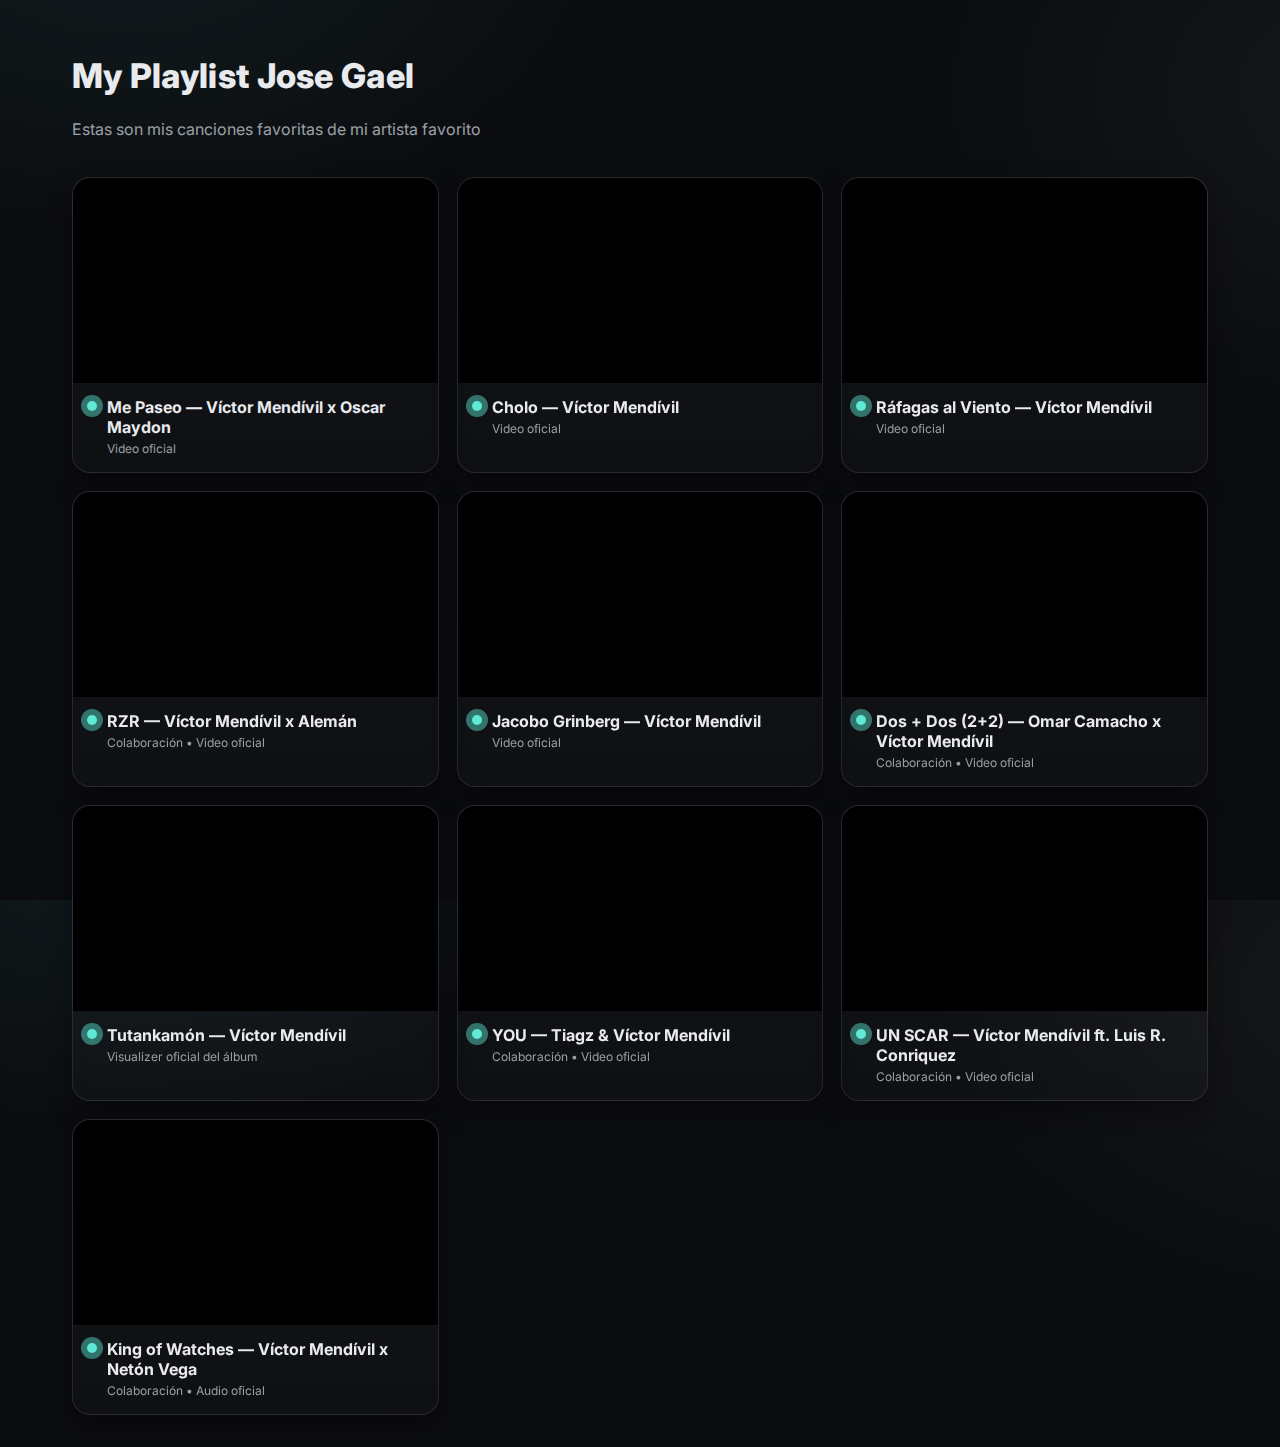
<file: practica 5.2/index.html>
<!DOCTYPE html>
<html lang="es">
<head>
  <meta charset="utf-8" />
  <meta name="viewport" content="width=device-width, initial-scale=1" />
  <title>Playlist Jose Gael</title>
  <meta name="description" content="Listado de canciones de Víctor Mendívil con sus videos oficiales y un diseño moderno y responsivo." />
  <link rel="preconnect" href="https://fonts.googleapis.com">
  <link rel="preconnect" href="https://fonts.gstatic.com" crossorigin>
  <link href="https://fonts.googleapis.com/css2?family=Inter:wght@300;400;600;800&display=swap" rel="stylesheet">
  <style>
    :root{
      --bg:#0b0c10; --card:#111217; --muted:#9aa0a6; --text:#e8eaed; --accent:#5eead4; --ring: rgba(94,234,212,.45);
      --ring-strong: rgba(94,234,212,.75);
      --shadow: 0 10px 25px rgba(0,0,0,.35), inset 0 1px 0 rgba(255,255,255,.04);
    }
    *{box-sizing:border-box}
    html,body{height:100%}
    body{
      margin:0; font-family:Inter,system-ui,Segoe UI,Roboto,Helvetica,Arial,sans-serif; color:var(--text); background:radial-gradient(1200px 800px at 10% -10%, rgba(94,234,212,.08), transparent 40%),
      radial-gradient(1200px 800px at 110% 10%, rgba(255,255,255,.05), transparent 40%), var(--bg);
    }
    .container{max-width:1200px; margin-inline:auto; padding:32px;}
    header{
      display:flex; gap:16px; align-items:center; justify-content:space-between; margin-bottom:22px;
    }
    .title{font-size:clamp(22px,3vw,34px); font-weight:800; letter-spacing:.3px;}
    .muted{color:var(--muted)}
    .search{
      display:flex; align-items:center; gap:12px; background:rgba(255,255,255,.06); border:1px solid rgba(255,255,255,.1);
      padding:10px 14px; border-radius:14px; box-shadow:var(--shadow);
    }
    .search input{
      all:unset; width:260px; max-width:48vw;
    }
    .pill{
      border:1px solid rgba(255,255,255,.08); padding:6px 10px; border-radius:999px; font-size:12px; color:var(--muted);
      background:rgba(255,255,255,.03);
    }
    .grid{
      display:grid; grid-template-columns:repeat(12,1fr); gap:18px; margin-top:18px;
    }
    @media (width<=1024px){.grid{grid-template-columns:repeat(8,1fr)}}
    @media (width<=720px){.grid{grid-template-columns:repeat(4,1fr)}}
    .card{
      grid-column:span 4; background:linear-gradient(180deg, rgba(255,255,255,.04), rgba(255,255,255,.02)); border:1px solid rgba(255,255,255,.1);
      border-radius:18px; overflow:hidden; box-shadow:var(--shadow); position:relative; transition:transform .2s ease, box-shadow .2s ease, border-color .2s ease;
    }
    .card:hover{ transform:translateY(-2px); box-shadow:0 16px 36px rgba(0,0,0,.45); border-color:var(--ring-strong); }
    .thumb{ position:relative; aspect-ratio:16/9; background:#000; }
    iframe{ width:100%; height:100%; border:0; display:block; }
    .content{ padding:14px 14px 16px; display:flex; gap:10px; align-items:flex-start; }
    .dot{ width:10px; height:10px; border-radius:50%; background:var(--accent); box-shadow:0 0 0 6px var(--ring); margin-top:4px; flex:0 0 auto;}
    .title-sm{ font-weight:700; font-size:clamp(14px,2.2vw,16px); line-height:1.25; }
    .subtitle{ font-size:12px; color:var(--muted); margin-top:4px; }
    .footer{
      display:flex; align-items:center; justify-content:space-between; margin-top:22px; color:var(--muted); font-size:12px;
    }
    .credit a{ color:var(--text); text-underline-offset:2px }
    .filter-info{ display:none }
    .empty{ display:none; text-align:center; padding:40px 12px; color:var(--muted); }
    .kbd{ font-family: ui-monospace, SFMono-Regular, Menlo, Monaco, Consolas, "Liberation Mono", "Courier New", monospace; font-size:12px; background:rgba(255,255,255,.06); border:1px solid rgba(255,255,255,.1); padding:2px 6px; border-radius:6px }
  </style>
</head>
<body>
  <div class="container">
    <header>
      <div>
        <h1 class="title">My Playlist Jose Gael</h1>
        <p class="muted">Estas son mis canciones favoritas de mi artista favorito</p>
      </div>
      </label>
    </header>

    <div class="grid" id="grid">

      <article class="card" data-title="Me Paseo Oscar Maydon Victor Mendivil Video Oficial">
        <div class="thumb">
          <iframe src="https://www.youtube.com/embed/g19kwHhK3bo" title="Víctor Mendívil x Oscar Maydon – Me Paseo (Video Oficial)" allow="accelerometer; autoplay; clipboard-write; encrypted-media; gyroscope; picture-in-picture; web-share" allowfullscreen></iframe>
        </div>
        <div class="content">
          <div class="dot" aria-hidden></div>
          <div>
            <div class="title-sm">Me Paseo — Víctor Mendívil x Oscar Maydon</div>
            <div class="subtitle">Video oficial</div>
          </div>
        </div>
      </article>

      <article class="card" data-title="Cholo Victor Mendivil Video Oficial">
        <div class="thumb">
          <iframe src="https://www.youtube.com/embed/QzDxqLhH-OU" title="Cholo - Víctor Mendívil (Video Oficial)" allow="accelerometer; autoplay; clipboard-write; encrypted-media; gyroscope; picture-in-picture; web-share" allowfullscreen></iframe>
        </div>
        <div class="content">
          <div class="dot" aria-hidden></div>
          <div>
            <div class="title-sm">Cholo — Víctor Mendívil</div>
            <div class="subtitle">Video oficial</div>
          </div>
        </div>
      </article>

      <article class="card" data-title="Rafagas al Viento Victor Mendivil Video Oficial">
        <div class="thumb">
          <iframe src="https://www.youtube.com/embed/0n1G60O6YfY" title="Ráfagas al Viento - Víctor Mendívil (Video Oficial)" allow="accelerometer; autoplay; clipboard-write; encrypted-media; gyroscope; picture-in-picture; web-share" allowfullscreen></iframe>
        </div>
        <div class="content">
          <div class="dot" aria-hidden></div>
          <div>
            <div class="title-sm">Ráfagas al Viento — Víctor Mendívil</div>
            <div class="subtitle">Video oficial</div>
          </div>
        </div>
      </article>

      <article class="card" data-title="RZR Aleman Victor Mendivil Video Oficial">
        <div class="thumb">
          <iframe src="https://www.youtube.com/embed/Z7K3d-OAfK4" title="Víctor Mendívil x Alemán – RZR" allow="accelerometer; autoplay; clipboard-write; encrypted-media; gyroscope; picture-in-picture; web-share" allowfullscreen></iframe>
        </div>
        <div class="content">
          <div class="dot" aria-hidden></div>
          <div>
            <div class="title-sm">RZR — Víctor Mendívil x Alemán</div>
            <div class="subtitle">Colaboración • Video oficial</div>
          </div>
        </div>
      </article>

      <article class="card" data-title="Jacobo Grinberg Victor Mendivil Video Oficial">
        <div class="thumb">
          <iframe src="https://www.youtube.com/embed/T_oKg5WkBg8" title="Víctor Mendívil – Jacobo Grinberg (Video Oficial)" allow="accelerometer; autoplay; clipboard-write; encrypted-media; gyroscope; picture-in-picture; web-share" allowfullscreen></iframe>
        </div>
        <div class="content">
          <div class="dot" aria-hidden></div>
          <div>
            <div class="title-sm">Jacobo Grinberg — Víctor Mendívil</div>
            <div class="subtitle">Video oficial</div>
          </div>
        </div>
      </article>

      <article class="card" data-title="Dos + Dos Omar Camacho Victor Mendivil Video Oficial 2+2">
        <div class="thumb">
          <iframe src="https://www.youtube.com/embed/wG6wAyUUDOE" title="Omar Camacho x Víctor Mendívil – Dos + Dos (Video Oficial)" allow="accelerometer; autoplay; clipboard-write; encrypted-media; gyroscope; picture-in-picture; web-share" allowfullscreen></iframe>
        </div>
        <div class="content">
          <div class="dot" aria-hidden></div>
          <div>
            <div class="title-sm">Dos + Dos (2+2) — Omar Camacho x Víctor Mendívil</div>
            <div class="subtitle">Colaboración • Video oficial</div>
          </div>
        </div>
      </article>

      <article class="card" data-title="Tutankamon Album Visualizer Victor Mendivil">
        <div class="thumb">
          <iframe src="https://www.youtube.com/embed/OrVZFtQ1JS0" title="Víctor Mendívil – Tutankamón (Visualizer Oficial)" allow="accelerometer; autoplay; clipboard-write; encrypted-media; gyroscope; picture-in-picture; web-share" allowfullscreen></iframe>
        </div>
        <div class="content">
          <div class="dot" aria-hidden></div>
          <div>
            <div class="title-sm">Tutankamón — Víctor Mendívil</div>
            <div class="subtitle">Visualizer oficial del álbum</div>
          </div>
        </div>
      </article>

      <article class="card" data-title="YOU Tiagz Victor Mendivil Official Video">
        <div class="thumb">
          <iframe src="https://www.youtube.com/embed/fy5N_ghHf4o" title="Tiagz & Víctor Mendívil – YOU (Official Video)" allow="accelerometer; autoplay; clipboard-write; encrypted-media; gyroscope; picture-in-picture; web-share" allowfullscreen></iframe>
        </div>
        <div class="content">
          <div class="dot" aria-hidden></div>
          <div>
            <div class="title-sm">YOU — Tiagz & Víctor Mendívil</div>
            <div class="subtitle">Colaboración • Video oficial</div>
          </div>
        </div>
      </article>

      <article class="card" data-title="UN SCAR Luis R Conriquez Victor Mendivil">
        <div class="thumb">
          <iframe src="https://www.youtube.com/embed/RN1fONt4uKM" title="UN SCAR – Víctor Mendívil ft. Luis R. Conriquez (Video Oficial)" allow="accelerometer; autoplay; clipboard-write; encrypted-media; gyroscope; picture-in-picture; web-share" allowfullscreen></iframe>
        </div>
        <div class="content">
          <div class="dot" aria-hidden></div>
          <div>
            <div class="title-sm">UN SCAR — Víctor Mendívil ft. Luis R. Conriquez</div>
            <div class="subtitle">Colaboración • Video oficial</div>
          </div>
        </div>
      </article>
<article class="card" data-title="King of Watches Victor Mendivil Netón Vega Video Oficial">
  <div class="thumb">
    <iframe src="https://www.youtube.com/embed/a4B94c7goH8" title="King Of Watches – Víctor Mendívil x Netón Vega (Video Oficial)" allow="accelerometer; autoplay; clipboard-write; encrypted-media; gyroscope; picture-in-picture; web-share" allowfullscreen></iframe>
  </div>
  <div class="content">
    <div class="dot" aria-hidden></div>
    <div>
      <div class="title-sm">King of Watches — Víctor Mendívil x Netón Vega</div>
      <div class="subtitle">Colaboración • Audio oficial</div>
    </div>
  </div>
      </article>

    </div>
    </div>
  </div>

  <script>
    const q = document.getElementById('q');
    const grid = document.getElementById('grid');
    const cards = Array.from(grid.querySelectorAll('.card'));
    const empty = document.getElementById('empty');

    const filter = () => {
      const term = q.value.trim().toLowerCase();
      let visible = 0;
      cards.forEach(c => {
        const t = c.getAttribute('data-title').toLowerCase();
        const show = !term || t.includes(term);
        c.style.display = show ? '' : 'none';
        if (show) visible++;
      });
      empty.style.display = visible ? 'none' : 'block';
    };

    q.addEventListener('input', filter);
    window.addEventListener('keydown', (e)=>{
      if(e.key === '/' && document.activeElement !== q){ e.preventDefault(); q.focus(); }
      if(e.key === 'Escape'){ q.value=''; filter(); }
    });
  </script>
</body>
</html>
</file>
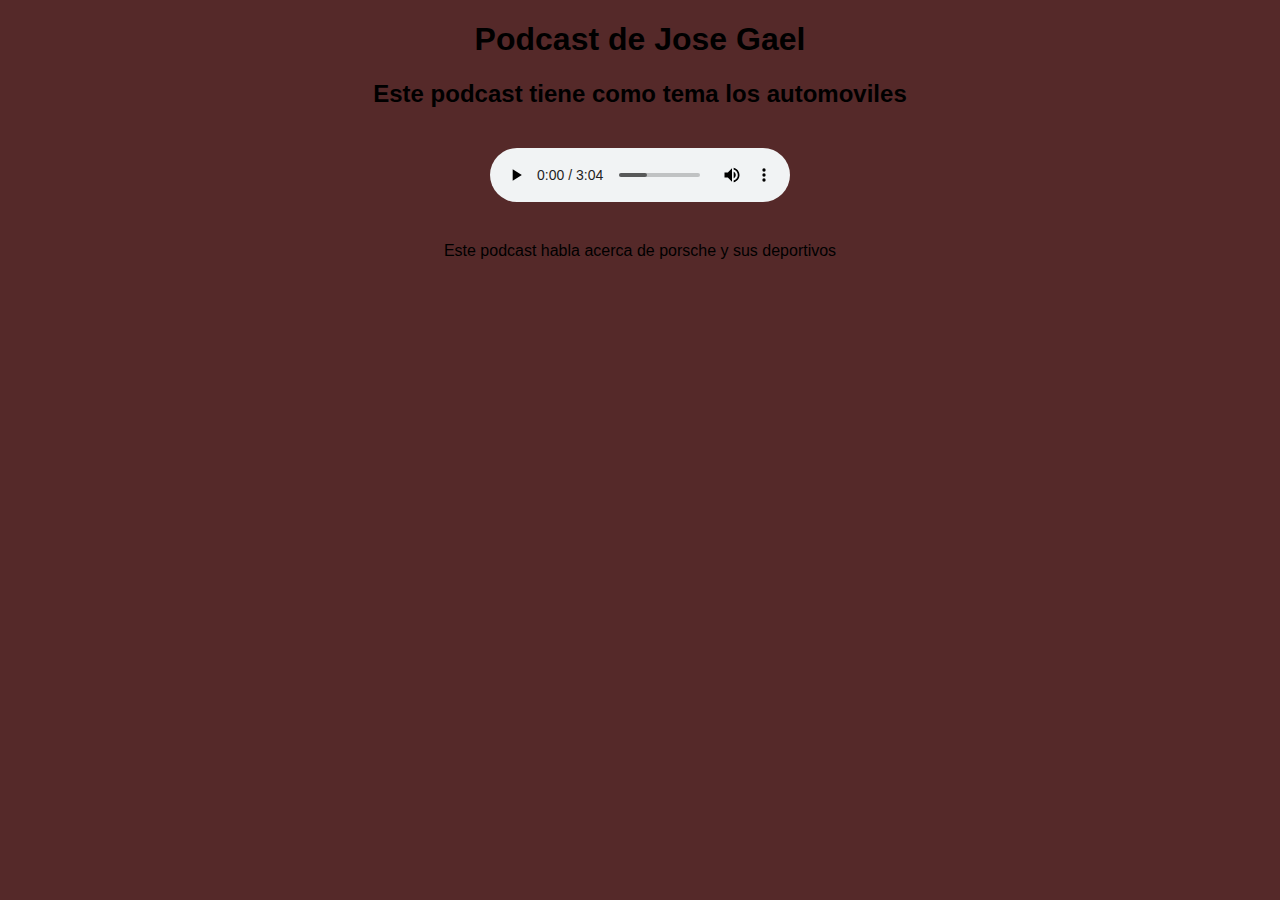
<file: practica 5/index.htm>
<!DOCTYPE html>
<html lang="es">
<head>
    <style>
        body {
            font-family: 'Gill Sans', 'Gill Sans MT', Calibri, 'Trebuchet MS', sans-serif;
            margin: 20px;
            background-color: #552929;
            text-align: center;
        }
        h1, h2 {
            color: #000000;
        }
        audio {
            margin-top: 20px;
            margin-bottom: 20px;
        }
        iframe {
            margin-top: 20px;
            border: none;
        }
    </style>
    <meta charset="UTF-8">
    <meta name="viewport" content="width=device-width, initial-scale=1.0">
    <title>Practica 5</title>
</head>
<body>
    <h1>Podcast de Jose Gael</h1>
    <h2>Este podcast tiene como tema los automoviles</h2>
    <audio controls>
        <source src="audios/guion podcast.mp3" type="audio/mpeg">
    </audio>
   
   
    <p>Este podcast habla acerca de porsche y sus deportivos</p>
    
    
    
    
    
    <iframe width="560" height="315" src="https://www.youtube.com/embed/T_oKg5WkBg8?si=IddkXBAfFH_j-mDm" title="YouTube video player" frameborder="0" allow="accelerometer; autoplay; clipboard-write; encrypted-media; gyroscope; picture-in-picture; web-share" referrerpolicy="strict-origin-when-cross-origin" allowfullscreen></iframe>






    <iframe width="560" height="315" src="https://www.youtube.com/embed/OrVZFtQ1JS0?si=jQWDMP99rQaieAfZ" title="YouTube video player" frameborder="0" allow="accelerometer; autoplay; clipboard-write; encrypted-media; gyroscope; picture-in-picture; web-share" referrerpolicy="strict-origin-when-cross-origin" allowfullscreen></iframe>
</body>
</html>
</file>
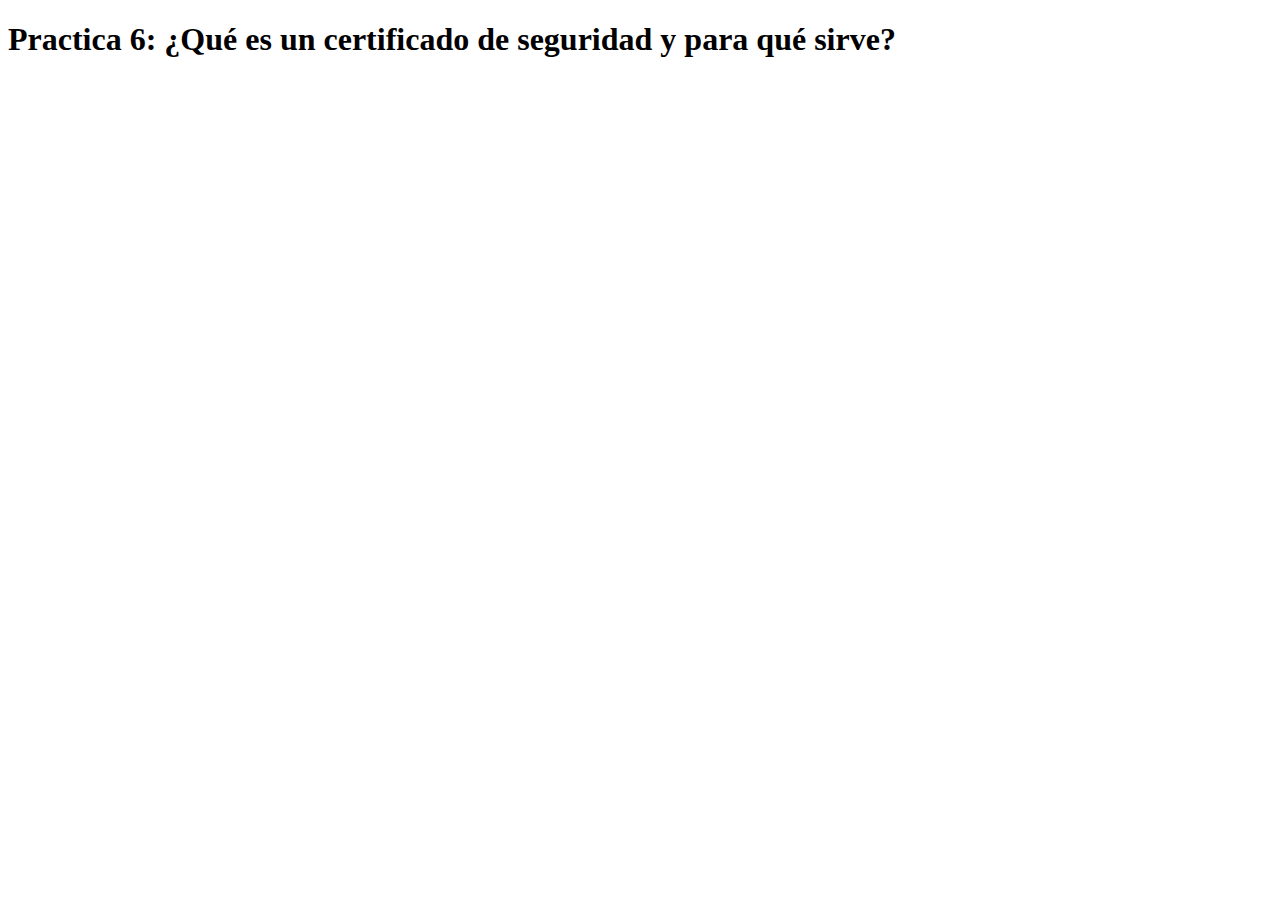
<file: practica 6/index.html>
<!DOCTYPE html>
<html lang="en">
<head>
    <meta charset="UTF-8">
    <meta name="viewport" content="width=device-width, initial-scale=1.0">
    <title>Practica 6</title>
</head>
<body>
    <h1>
        Practica 6: ¿Qué es un certificado de seguridad y para qué sirve?
        

    </h1>
</body>
</html>
</file>
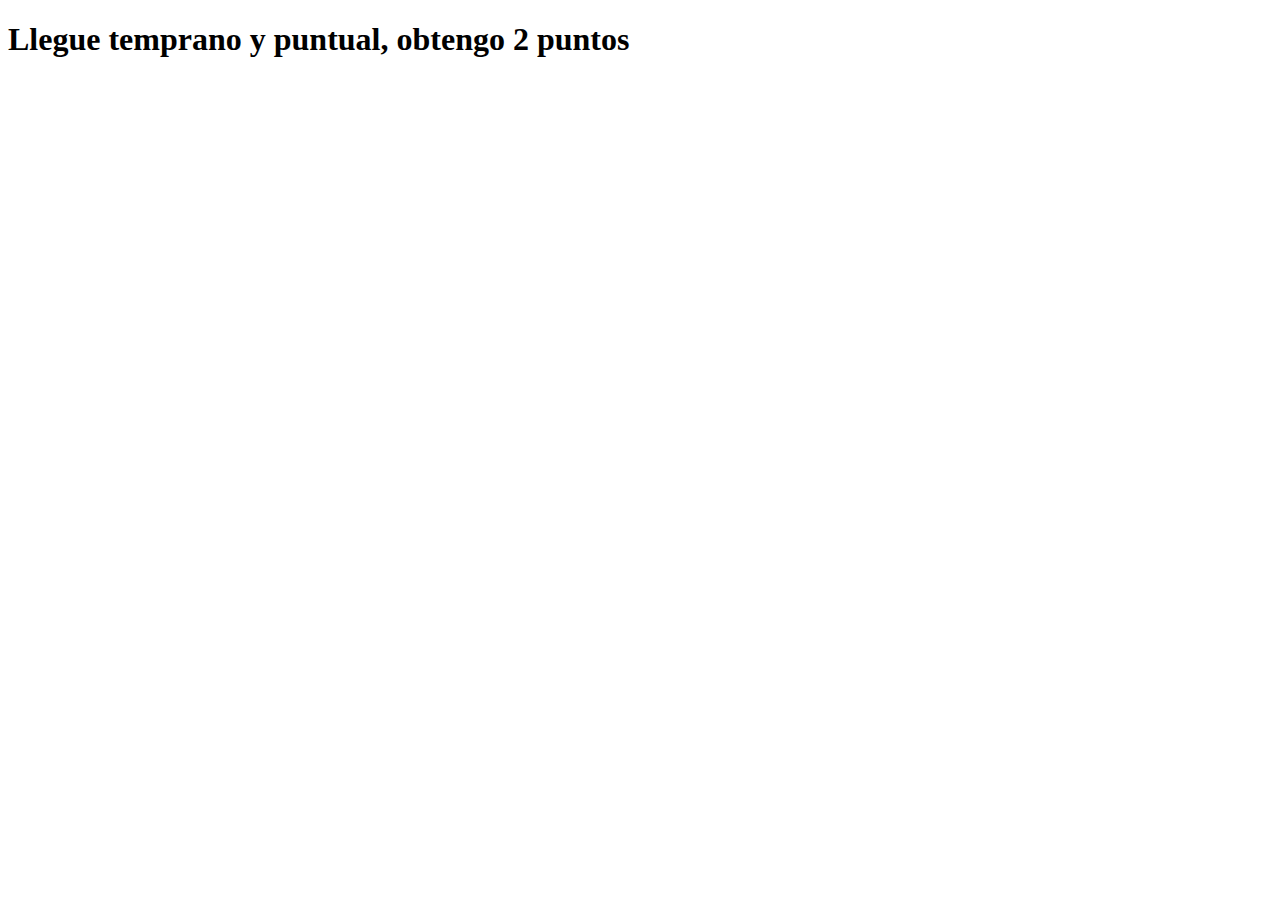
<file: practica 8/index.html>
<!DOCTYPE html>
<html lang="es">
<head>
    <meta charset="UTF-8">
    <meta name="viewport" content="width= initial-scale=1.0">
    <title>Practica 8</title>
</head>
<body>
    <h1>Llegue temprano y puntual, obtengo 2 puntos</h1>
</body>
</html>
</file>
<file: practica 10/css/estilos.css>
:root {
    --color1: #06a2db;    
    --color2: #0d4394;    
    --color3: #064d91;    
    --color4: #1d0348;    
    --color5: #18056d;  

}

* {
    background-color: var(--color1);
    margin: 0;
    padding: 0;
    box-sizing: border-box;
}

.container {
    display: grid;

    grid-template-columns: repeat(3, 1fr);
    gap: 10px;
    padding: 40px;

}
.item { 
    background-color: var(--color5);
    border-color: #19194f;
    text-align: center;
    border-radius: 20px;
    padding: 20px;
    margin: 10px;
    flex: 1 
    
}
</file>
<file: practica 12/estilos.css>
tml {
    font-size: 18px;
    background-color: #f5f5f5;
}

body {
    font-family: 'Segoe UI', Verdana, Geneva, Tahoma, sans-serif;
    color: #222;
    background-color: #e0e7ff;
    margin: 0;
    padding: 0;
    font-size: 18px;
}

h1 {
    font-size: 2.5em;
    margin-bottom: 1em;
    text-align: left;
    color: #3b82f6;
    background-color: #fff;
    padding: 0.5em;
    border-radius: 8px;
}

h1:hover {
    color: #fff;
    background-color: #3b82f6;
    padding: 0.7em;
    border-radius: 12px;
}

h2 {
    font-size: 2em;
    color: #6366f1;
    margin-top: 1em;
    margin-bottom: 0.5em;
}

h3 {
    font-size: 1.5em;
    color: #2563eb;
    margin-top: 0.5em;
    margin-bottom: 0.5em;
}

a {
    font-size: 1.2em;
    color: #2563eb;
    text-decoration: underline;
    display: inline-block;
    margin: 1em 0;
    padding: 0.5em 1em;
    background-color: #fff;
    border-radius: 6px;
    text-align: left;
}

a:hover {
    color: #fff;
    background-color: #2563eb;
    padding: 0.7em 1.2em;
    border-radius: 10px;
}

#padre {
    font-size: 22px;
    background-color: #dbeafe;
    padding: 1em;
    border-radius: 10px;
}

li {
    font-size: 1.2em;
    color: #374151;
    background-color: #f1f5f9;
    margin: 0.5em 0;
    padding: 0.5em 1em;
    border-radius: 6px;
}
</file>
<file: practica 13/estilos.css>
body {
background-color: gray;
color: black;
padding: 0px;
margin: 0px;
font-family: Arial, sans-serif;
text-align: center;
}
#encabezado {
background-color: rgb(255, 0, 0);
border: 2px solid black;
width: 80%;
display: block;
margin: 0px auto;
box-shadow:  200px 200px 400px 33px rgba(0,0,0,1);
-webkit-caja-sombra: 200px 200px 400px 33px rgba(0,0,0,1);
-moz-caja-sombra: 200px 200px 400px 33px rgba(0,0,0,1);
}
</file>
<file: practica 14/estilos.css>
body {
    background-color: #181c24;
    font-family: "Oswald", sans-serif;
    font-optical-sizing: auto;
    font-weight: 400;
    font-style: normal;
}
#container {
    display: flex;
    flex-wrap: wrap;
    gap: 10px;
    padding: 20px;
    background-color: #232a36;
    border: 2px solid #222831;
    border-radius: 10px;
    justify-content: center;
}
.cuadro {
    background-color: #232a36;
    border: 2px solid #222831;
    width: 100px;
    height: 100px;
    display: flex;
    align-items: center;
    justify-content: center;
    font-size: 3rem;
    box-shadow: 5px 5px 15px rgba(24,28,36,0.3);
    transition: transform 0.3s, box-shadow 0.3s;
    justify-content: center;
    /* Multicolor iridescent effect using a gradient background */
    background: linear-gradient(135deg, #43cea2, #38f9d7, #667eea, #764ba2, #b721ff, #43cea2, #38f9d7, #667eea, #764ba2, #b721ff, #43cea2);
    background-size: 800% 800%;
    animation: tornasol 5s ease-in-out infinite;
    border-radius: 35px;
}

@keyframes tornasol {
    0% {
        background-position: 0% 50%;
    }
    50% {
        background-position: 100% 50%;
    }
    100% {
        background-position: 0% 50%;
    }
}
.cuadro:hover {
    background: linear-gradient(135deg, #43cea2, #38f9d7, #667eea, #b721ff, #43cea2, #764ba2, #43cea2, #38f9d7, #667eea);
    background-size: 800% 800%;
    animation: tornasol 2s ease-in-out infinite;
    transform: scale(1.1);
    box-shadow: 8px 8px 20px rgba(24,28,36,0.4);
}
.morado {
    background: linear-gradient(135deg, #764ba2, #b721ff, #667eea, #43cea2, #764ba2);
    background-size: 600% 600%;
    animation: tornasol 6s linear infinite;
}
.rosa {
    background: linear-gradient(135deg, #43cea2, #38f9d7, #667eea, #b721ff, #43cea2);
    background-size: 600% 600%;
    animation: tornasol 6s linear infinite;
}
</file>
<file: practica 20/estilos.css>
body {
  background-color: #f5f5f5;
  font-family: 'Segoe UI', Tahoma, Geneva, Verdana, sans-serif;
  color: #333;
  display: flex;
  flex-direction: column;
  align-items: center;
  padding: 40px;
}

h1 {
  color: #0055aa;
  margin-bottom: 30px;
  text-shadow: 1px 1px 2px #aaa;
}

.contenedor {
  background-color: #ffffff;
  border-radius: 12px;
  box-shadow: 0 4px 10px rgba(0,0,0,0.1);
  padding: 20px 40px;
  width: 300px;
}

p {
  font-size: 18px;
  margin: 10px 0;
  padding: 8px;
  background-color: #e6f2ff;
  border-radius: 8px;
  transition: transform 0.2s;
}

p:hover {
  transform: scale(1.05);
  background-color: #d0e7ff;
}
</file>
<file: practica 18/estilos.css>
/* Reset general */
* {
  margin: 0;
  padding: 0;
  box-sizing: border-box;
}

html, body {
  height: 100%;
  width: 100%;
  font-family: Arial, sans-serif;
}

/* Contenedor principal */
.container {
  display: grid;
  height: 100vh;
  width: 100vw;
  grid-template-columns: 2.2fr 1fr; /* Columna izquierda más grande */
  grid-template-rows: 12% 8% auto 10%; /* Alturas proporcionales */
  grid-template-areas:
    "banner banner"
    "nav nav"
    "main sidebar"
    "footer footer";
}

/* Áreas principales */
.banner {
  grid-area: banner;
  background-color: #ffb3eb;
  display: flex;
  justify-content: center;
  align-items: center;
  font-weight: bold;
  font-size: 1.5em;
}

.nav {
  grid-area: nav;
  background-color: #f8ccff;
  display: flex;
  justify-content: center;
  align-items: center;
  font-weight: bold;
}

.main {
  grid-area: main;
  background-color: #ffe6fe;
  padding: 20px;
  display: flex;
  justify-content: center;
  align-items: center;
  font-size: 1.2em;
}

/* Barra lateral derecha */
.sidebar {
  grid-area: sidebar;
  display: grid;
  grid-template-rows: 1fr 1fr 1.2fr; /* Ajuste para parecerse al esquema */
  gap: 10px;
  padding: 10px;
  background-color: #e6aae3;
}

.picture, .about, .tweets {
  display: flex;
  justify-content: center;
  align-items: center;
}

@media (max-width: 768px) {
  .container {
    grid-template-columns: 1fr;
    grid-template-rows: auto;
    grid-template-areas:
      "banner"
      "nav"
      "main"
      "sidebar"
      "footer";
    height: auto;
  }
}
</file>
